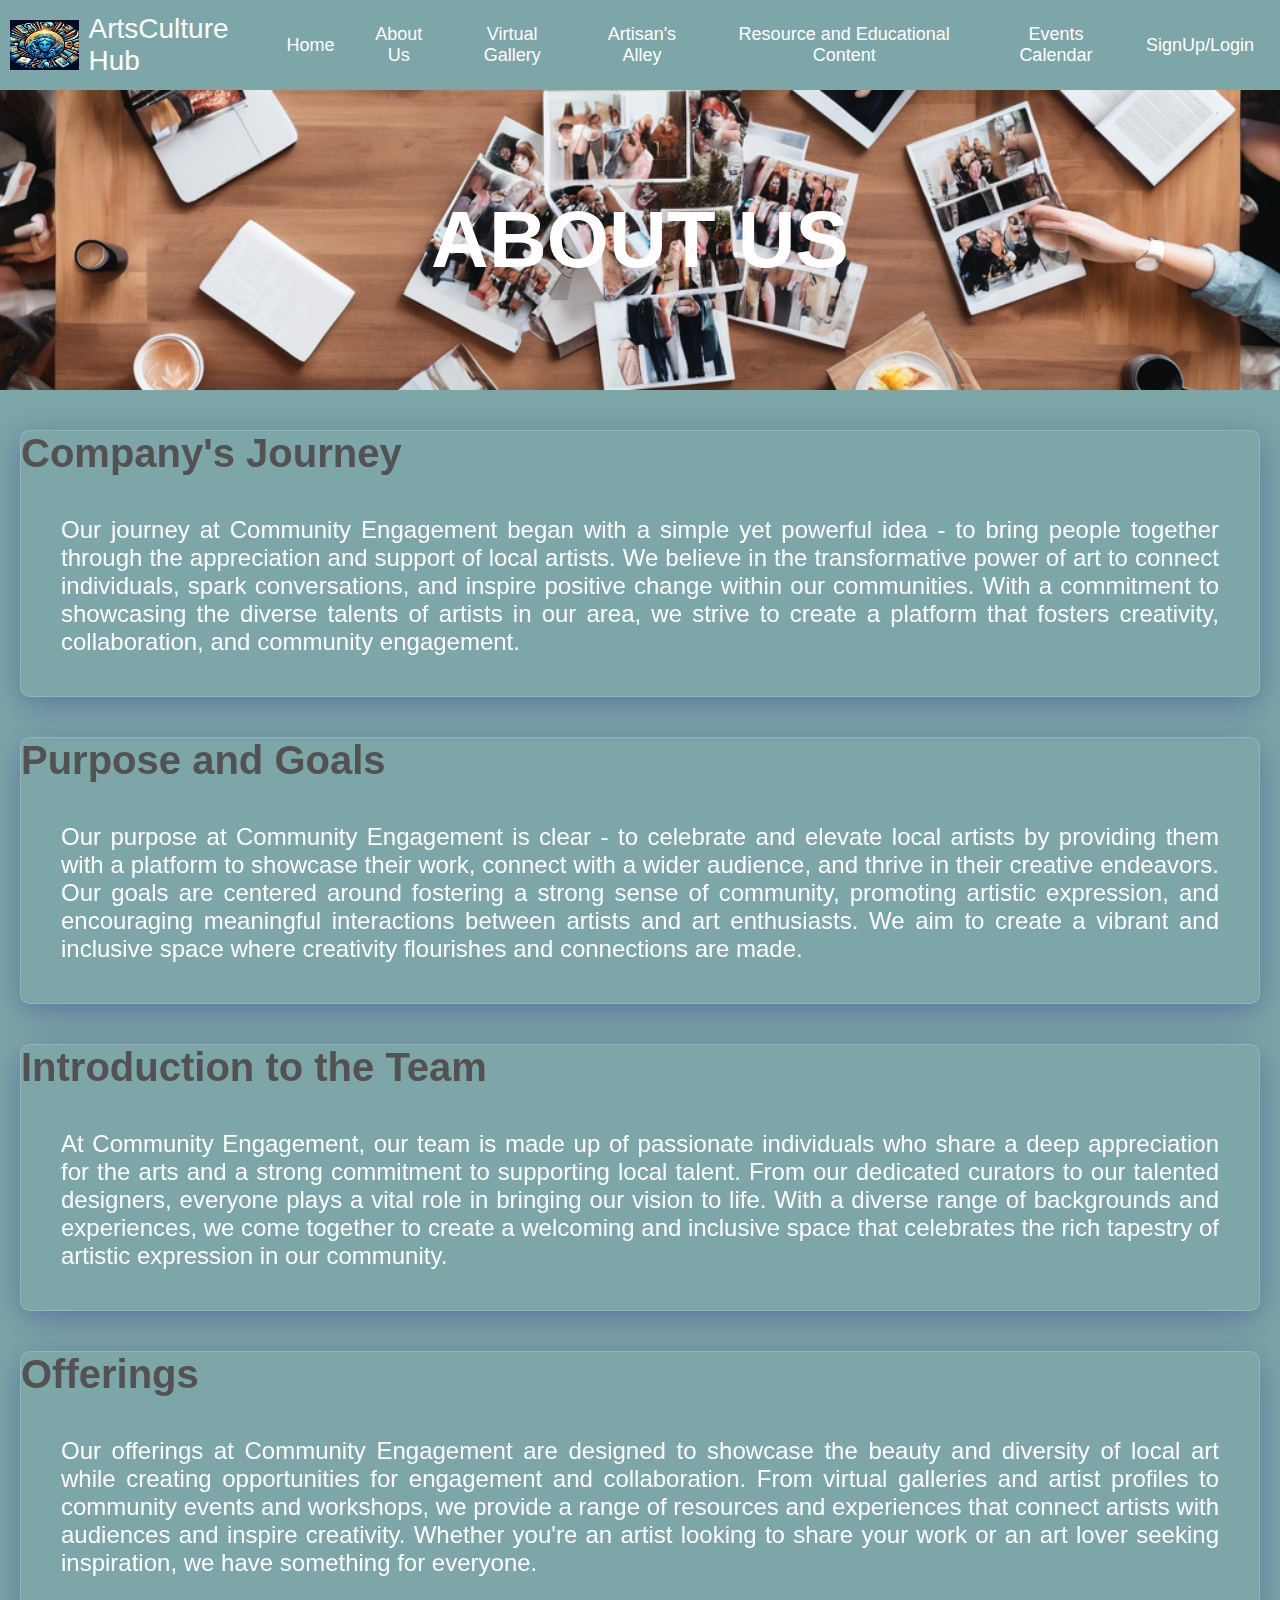
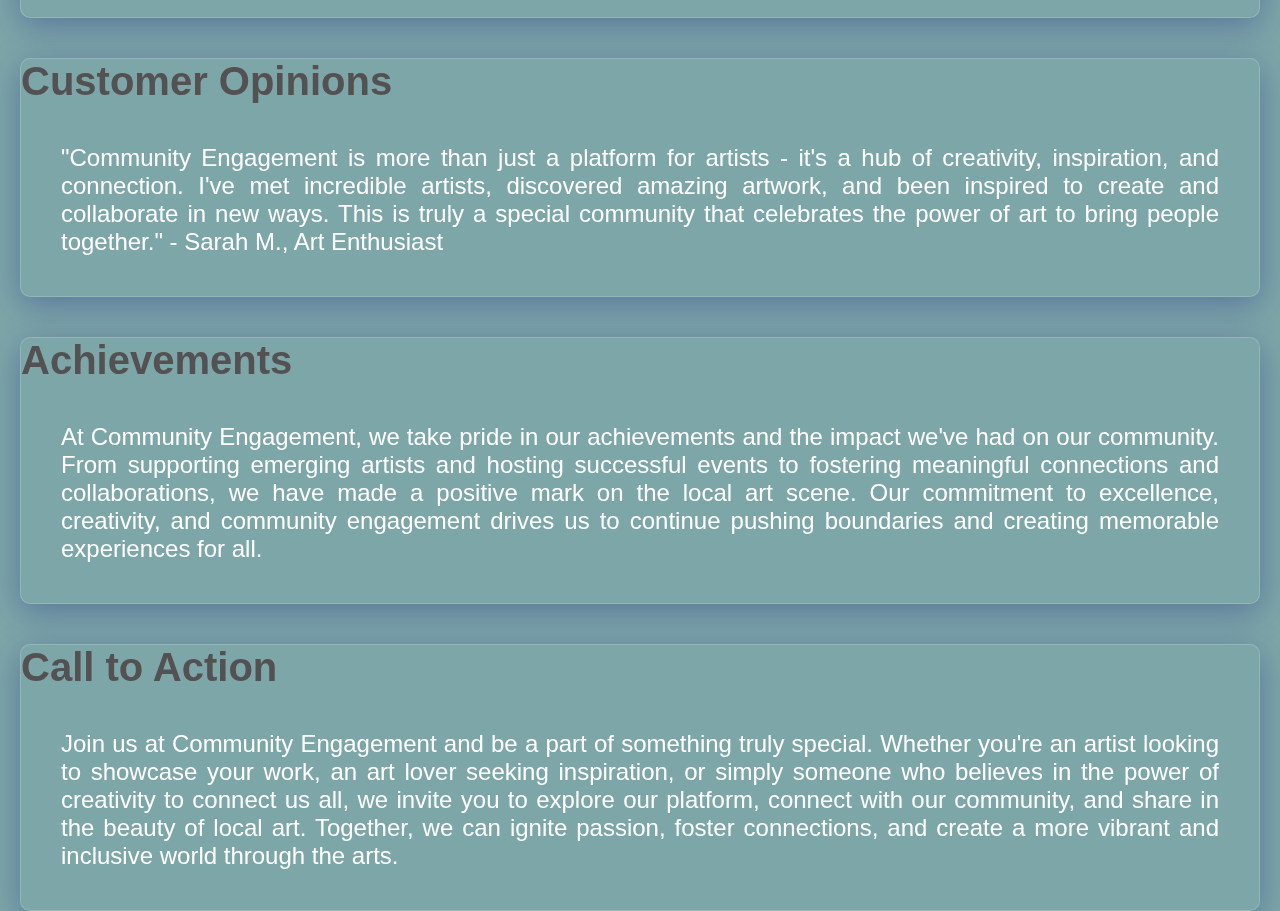
<file: AboutUs.html>
<!DOCTYPE html>
<html lang="en">
<head>
    <meta charset="UTF-8">
    <meta name="viewport" content="width=device-width, initial-scale=1.0">
    <title>ArtSpace - About Us</title>
    <link rel="stylesheet" href="AboutUs.css">
</head>
<body>
    <div class="navbar">
        <div class="left">
          <img src="logo.jpeg" alt="homepagelogo" width="75px" height="50px">
          <span style="font-size: 28px;color: white;">ArtsCulture Hub</span>
        </div>
        <div class="right">
          <a href="index.html">Home</a>
          <a href="AboutUs.html">About Us</a>
          <a href="virtualGallery.html">Virtual Gallery</a>
          <a href="communityform.html">Artisan's Alley</a>
          <a href="youtubevideos.html">Resource and Educational Content</a>
          <a href="eventcalendar.html">Events Calendar</a>
          <div class="dropdown">
            <a href="#" class="dropbtn">SignUp/Login</a>
            <div class="dropdown-content">
              <a href="signup.html">SignUp</a>
              <a href="loginpage.html">Login</a>    
            </div>
          </div>
        </div>
      </div>
      
   
    
    <div class="about-container">
        <section class="about-header" style="background-image: url('aboutus.png');">
           <h1 style="font-size: 80px;"> ABOUT US</h1>
        </section>
        <section class="about-section">
            <h2>Company's Journey</h2>
            <p>Our journey at Community Engagement began with a simple yet powerful idea - to bring people together through the appreciation and support of local artists. We believe in the transformative power of art to connect individuals, spark conversations, and inspire positive change within our communities. With a commitment to showcasing the diverse talents of artists in our area, we strive to create a platform that fosters creativity, collaboration, and community engagement.</p>
        </section>
        <section class="about-section">
            <h2>Purpose and Goals</h2>
            <p>Our purpose at Community Engagement is clear - to celebrate and elevate local artists by providing them with a platform to showcase their work, connect with a wider audience, and thrive in their creative endeavors. Our goals are centered around fostering a strong sense of community, promoting artistic expression, and encouraging meaningful interactions between artists and art enthusiasts. We aim to create a vibrant and inclusive space where creativity flourishes and connections are made.</p>
        </section>
        <section class="about-section">
            <h2>Introduction to the Team</h2>
            <p>At Community Engagement, our team is made up of passionate individuals who share a deep appreciation for the arts and a strong commitment to supporting local talent. From our dedicated curators to our talented designers, everyone plays a vital role in bringing our vision to life. With a diverse range of backgrounds and experiences, we come together to create a welcoming and inclusive space that celebrates the rich tapestry of artistic expression in our community.</p>
        </section>
        <section class="about-section">
            <h2>Offerings</h2>
            <p>Our offerings at Community Engagement are designed to showcase the beauty and diversity of local art while creating opportunities for engagement and collaboration. From virtual galleries and artist profiles to community events and workshops, we provide a range of resources and experiences that connect artists with audiences and inspire creativity. Whether you're an artist looking to share your work or an art lover seeking inspiration, we have something for everyone.</p>
        </section>
        <section class="about-section">
            <h2>Customer Opinions</h2>
            <blockquote>
                <p>"Community Engagement is more than just a platform for artists - it's a hub of creativity, inspiration, and connection. I've met incredible artists, discovered amazing artwork, and been inspired to create and collaborate in new ways. This is truly a special community that celebrates the power of art to bring people together." - Sarah M., Art Enthusiast</p>
            </blockquote>
        </section>
        <section class="about-section">
            <h2>Achievements</h2>
            <p>At Community Engagement, we take pride in our achievements and the impact we've had on our community. From supporting emerging artists and hosting successful events to fostering meaningful connections and collaborations, we have made a positive mark on the local art scene. Our commitment to excellence, creativity, and community engagement drives us to continue pushing boundaries and creating memorable experiences for all.</p>
        </section>
        <section class="about-section">
            <h2>Call to Action</h2>
            <p>Join us at Community Engagement and be a part of something truly special. Whether you're an artist looking to showcase your work, an art lover seeking inspiration, or simply someone who believes in the power of creativity to connect us all, we invite you to explore our platform, connect with our community, and share in the beauty of local art. Together, we can ignite passion, foster connections, and create a more vibrant and inclusive world through the arts.</p>
        </section>
    </div>
</body>
</html>
</file>
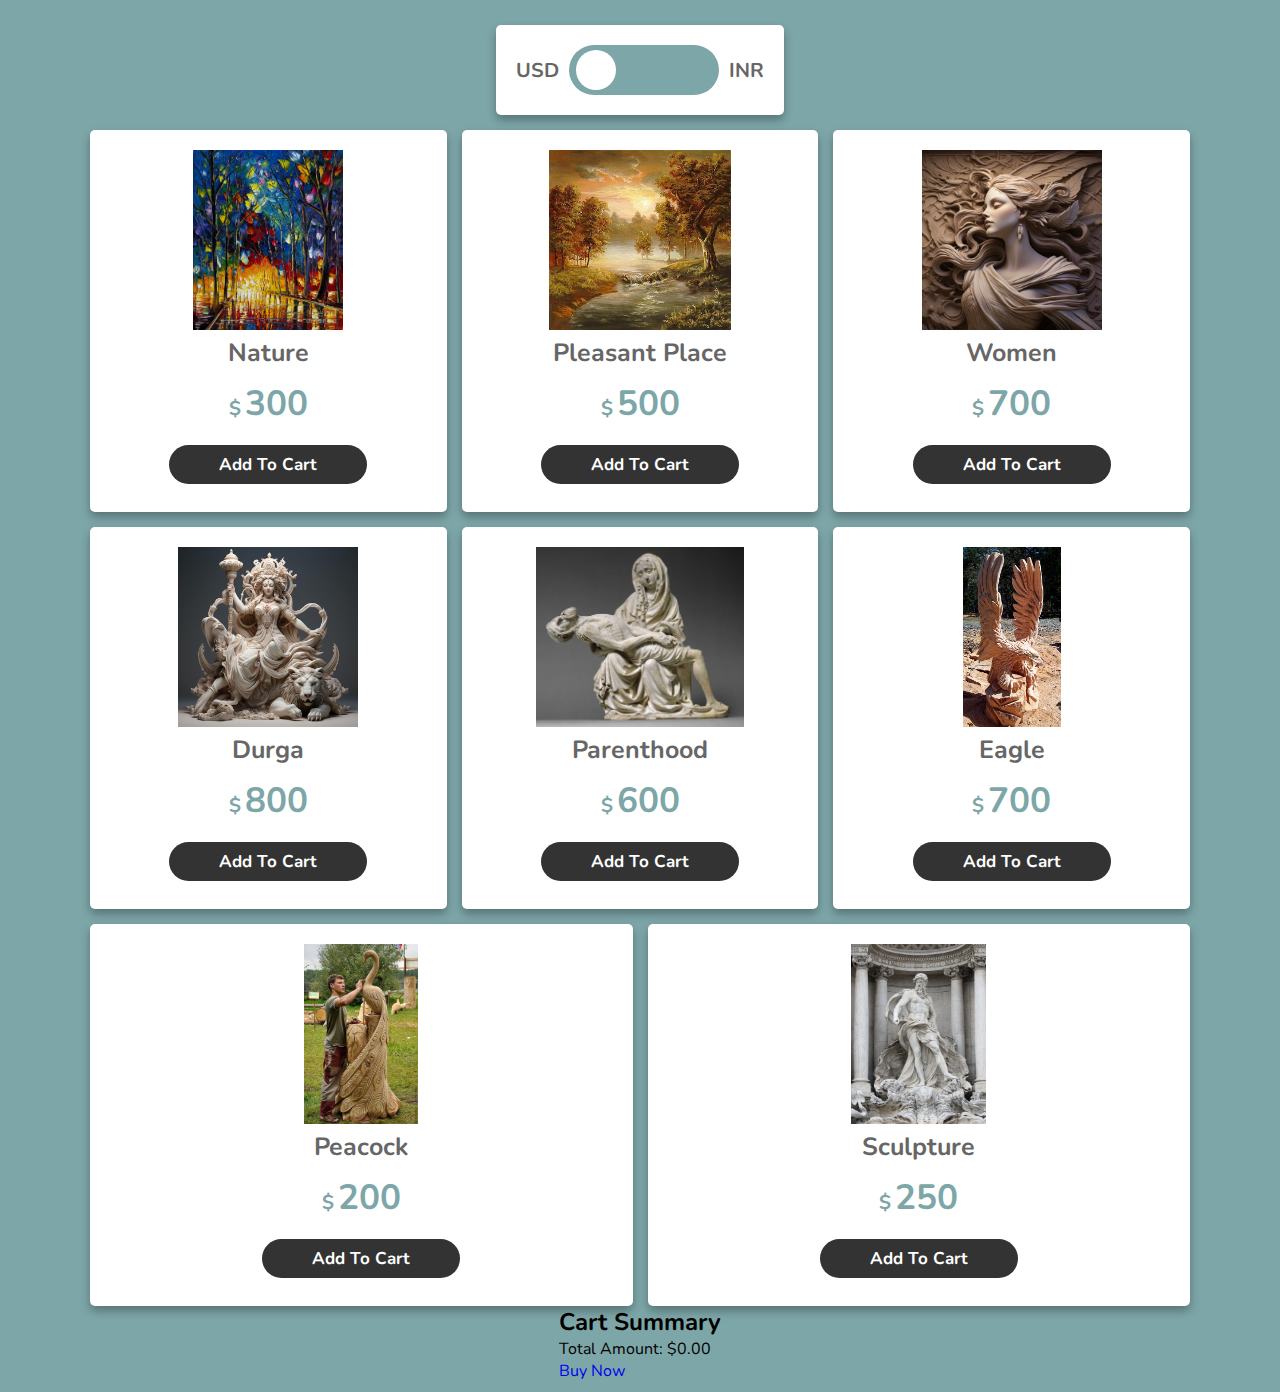
<file: addtocart.html>
<!DOCTYPE html>
<html lang="en">
<head>
    <meta charset="UTF-8">
    <meta name="viewport" content="width=device-width, initial-scale=1.0">
    <title>Add to Cart Example</title>
    
    <!-- Custom CSS file link  -->
    <link rel="stylesheet" href="addtocart.css">

</head>
<body>
    
<div class="container">

    <div class="currency-toggler">
        <span>USD</span>
        <div class="toggler"></div>
        <span>INR</span>
    </div>

    <div class="product-container">

        <div class="product">
            <img src="art 1.jpg" alt="">
            <h3>Nature</h3>
            <div class="amount">
                <span class="dollar">$</span>
                <span class="price">300</span>
            </div>
            <a href="#" class="btn add-to-cart" data-name="Organic Banana" data-price="300">add to cart</a>
        </div>
        <div class="product">
            <img src="art 2.jpeg" alt="">
            <h3>Pleasant Place</h3>
            <div class="amount">
                <span class="dollar">$</span>
                <span class="price">500</span>
            </div>
            <a href="#" class="btn add-to-cart" data-name="Organic Tomato" data-price="500">add to cart</a>
        </div>
        <div class="product">
            <img src="image 3.png" alt="">
            <h3>Women</h3>
            <div class="amount">
                <span class="dollar">$</span>
                <span class="price">700</span>
            </div>
            <a href="#" class="btn add-to-cart" data-name="Organic Tomato" data-price="700">add to cart</a>
        </div>
        <div class="product">
            <img src="image 4.avif" alt="">
            <h3>Durga</h3>
            <div class="amount">
                <span class="dollar">$</span>
                <span class="price">800</span>
            </div>
            <a href="#" class="btn add-to-cart" data-name="Organic Tomato" data-price="800">add to cart</a>
        </div>
        <div class="product">
            <img src="art 5.jpeg" alt="">
            <h3>Parenthood</h3>
            <div class="amount">
                <span class="dollar">$</span>
                <span class="price">600</span>
            </div>
            <a href="#" class="btn add-to-cart" data-name="Organic Tomato" data-price="600">add to cart</a>
        </div>
        <div class="product">
            <img src="image 6.png" alt="">
            <h3>Eagle</h3>
            <div class="amount">
                <span class="dollar">$</span>
                <span class="price">700</span>
            </div>
            <a href="#" class="btn add-to-cart" data-name="Organic Tomato" data-price="700">add to cart</a>
        </div>
        <div class="product">
            <img src="Wooden-Sculptures-1.jpg" alt="">
            <h3>Peacock</h3>
            <div class="amount">
                <span class="dollar">$</span>
                <span class="price">200</span>
            </div>
            <a href="#" class="btn add-to-cart" data-name="Organic Tomato" data-price="200">add to cart</a>
        </div>
        <div class="product">
            <img src="art 6.jpeg" alt="">
            <h3>Sculpture</h3>
            <div class="amount">
                <span class="dollar">$</span>
                <span class="price">250</span>
            </div>
            <a href="#" class="btn add-to-cart" data-name="Organic Tomato" data-price="250">add to cart</a>
        </div>
        

    </div>

    <div class="cart-summary">
        <h2>Cart Summary</h2>
        <div class="cart-items">
            <!-- Cart items will be dynamically added here -->
        </div>
        <div class="total-amount">
            Total Amount: <span id="total-amount">$0.00</span>
        </div>
        <a href="paymentpage.html" class="btn buy-now">Buy Now</a>
    </div>

</div>

<script>
    let toggler = document.querySelector('.toggler');
    let priceElements = document.querySelectorAll('.price');
    let dollarElements = document.querySelectorAll('.dollar');
    let addToCartButtons = document.querySelectorAll('.add-to-cart');
    let usd = 72.72; // 1 dollar = 72.72 INR

    // Initialize total amount and cart items array
    let totalAmount = 0.00;
    let cartItems = [];

    // Toggler for currency conversion
    toggler.onclick = () => {
        toggler.classList.toggle('active');

        if (toggler.classList.contains('active')) {
            dollarElements.forEach((element) => {
                element.innerText = '₹';
            });
            priceElements.forEach((element) => {
                let priceInUSD = parseFloat(element.innerText);
                element.innerText = (priceInUSD * usd).toFixed(2);
            });
            // Update total amount in INR
            totalAmount *= usd;
        } else {
            dollarElements.forEach((element) => {
                element.innerText = '$';
            });
            priceElements.forEach((element) => {
                let priceInINR = parseFloat(element.innerText);
                element.innerText = (priceInINR / usd).toFixed(2);
            });
            // Update total amount in USD
            totalAmount /= usd;
        }

        // Update total amount displayed
        updateTotalAmount();
    };

    // Add to cart functionality
    addToCartButtons.forEach((button) => {
        button.addEventListener('click', function() {
            let itemName = this.getAttribute('data-name');
            let price = parseFloat(this.getAttribute('data-price'));
            totalAmount += price;
            // Add item to cartItems array
            cartItems.push({ name: itemName, price: price });
            // Update cart summary
            updateCartSummary();
        });
    });

    // Function to update cart summary
    function updateCartSummary() {
        let cartItemsContainer = document.querySelector('.cart-items');
        cartItemsContainer.innerHTML = ''; // Clear previous items
        cartItems.forEach((item) => {
            let itemElement = document.createElement('div');
            itemElement.classList.add('cart-item');
            itemElement.innerHTML = `${item.name}: $${item.price.toFixed(2)}`;
            cartItemsContainer.appendChild(itemElement);
        });
        // Update total amount displayed
        updateTotalAmount();
    }

    // Function to update total amount display
    function updateTotalAmount() {
        document.getElementById('total-amount').innerText = '$' + totalAmount.toFixed(2);
    }

    // Buy now button functionality (example: redirects to checkout page)
    let buyNowButton = document.querySelector('.buy-now');
    buyNowButton.addEventListener('click', function() {
        // Example: Redirect to checkout page or handle checkout process
        alert('Redirecting to checkout page...');
        // You can add your own logic here to handle checkout process
    });

</script>

</body>
</html>
</file>
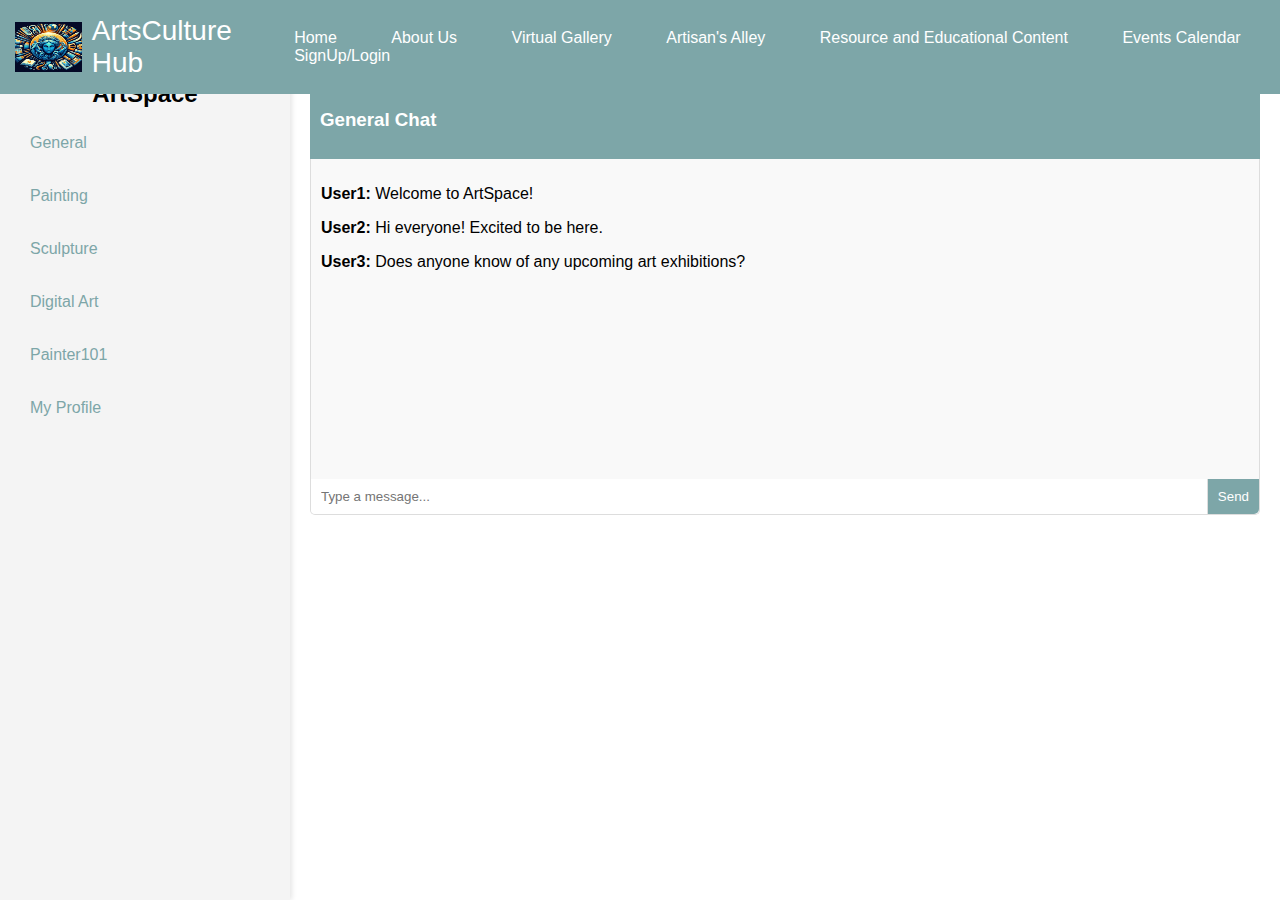
<file: communityform.html>
<!DOCTYPE html>
<html lang="en">
<head>
    <meta charset="UTF-8">
    <meta name="viewport" content="width=device-width, initial-scale=1.0">
    <title>Arts Community</title>
    <link rel="stylesheet" href="communityform.css">
</head>
<body>
    <div class="navbar">
        <div class="left">
          <img src="logo.jpeg" alt="homepagelogo" width="75px" height="50px">
          <span style="font-size: 28px;color: white;">ArtsCulture Hub</span>
        </div>
        <div class="right">
          <a href="#">Home</a>
          <a href="AboutUs.html">About Us</a>
          <a href="virtualGallery.html">Virtual Gallery</a>
          <a href="communityform.html">Artisan's Alley</a>
          <a href="youtubevideos.html">Resource and Educational Content</a>
          <a href="eventcalendar.html">Events Calendar</a>
          <div class="dropdown">
            <a href="#" class="dropbtn">SignUp/Login</a>
            <div class="dropdown-content">
              <a href="signup.html">SignUp</a>
              <a href="loginpage.html">Login</a>    
            </div>
          </div>
        </div>
    </div>
    
    <div class="container">
        <aside class="sidebar">
            <div class="logo">
                <h2>ArtSpace</h2>
            </div>
            <nav class="nav">
                <ul>
                    <li><a href="#general" class="nav-link" data-target="general">General</a></li>
                    <li><a href="#painting" class="nav-link" data-target="painting">Painting</a></li>
                    <li><a href="#sculpture" class="nav-link" data-target="sculpture">Sculpture</a></li>
                    <li><a href="#digital-art" class="nav-link" data-target="digital-art">Digital Art</a></li>
                    <li><a href="#Painter101" class="nav-link" data-target="Painter101">Painter101</a></li>
                    <li><a href="#profile" class="nav-link" data-target="profile">My Profile</a></li>
                </ul>
            </nav>
        </aside>
        <main class="main-content">
            <section class="chat-section active" id="general">
                <header class="chat-header">
                    <h3>General Chat</h3>
                </header>
                <div class="chat-messages">
                    <div class="message">
                        <p><strong>User1:</strong> Welcome to ArtSpace!</p>
                    </div>
                    <div class="message">
                        <p><strong>User2:</strong> Hi everyone! Excited to be here.</p>
                    </div>
                    <div class="message">
                        <p><strong>User3:</strong> Does anyone know of any upcoming art exhibitions?</p>
                    </div>
                </div>
                <div class="chat-input">
                    <input type="text" placeholder="Type a message...">
                    <button>Send</button>
                </div>
            </section>
            <section class="chat-section" id="painting">
                <header class="chat-header">
                    <h3>Painting Discussion</h3>
                </header>
                <div class="chat-messages">
                    <div class="message">
                        <p><strong>Artist123:</strong> Check out my latest watercolor piece!</p>
                        <img src="sample-art.jpg" alt="Sample Art" class="chat-image">
                    </div>
                    <div class="message">
                        <p><strong>Painter202:</strong> That's beautiful! I love the color blending.</p>
                    </div>
                </div>
                <div class="chat-input">
                    <input type="text" placeholder="Type a message...">
                    <button>Send</button>
                </div>
            </section>
            <section class="chat-section" id="sculpture">
                <header class="chat-header">
                    <h3>Sculpture Showcase</h3>
                </header>
                <div class="chat-messages">
                    <div class="message">
                        <p><strong>Sculptor1:</strong> Just finished this clay sculpture. Thoughts?</p>
                        <img src="sculpture-art.jpeg" alt="Sample Sculpture" width="300" class="chat-image">
                    </div>
                    <div class="message">
                        <p><strong>ArtFan:</strong> Impressive work! How long did it take?</p>
                    </div>
                </div>
                <div class="chat-input">
                    <input type="text" placeholder="Type a message...">
                    <button>Send</button>
                </div>
            </section>
            <section class="chat-section" id="digital-art">
                <header class="chat-header">
                    <h3>Digital Art Corner</h3>
                </header>
                <div class="chat-messages">
                    <div class="message">
                        <p><strong>DigitalArtist:</strong> Here's a digital portrait I made.</p>
                        <img src="digital-art.jpg"  alt="Sample Digital Art" width="300"  class="chat-image">
                    </div>
                    <div class="message">
                        <p><strong>GraphicGuru:</strong> The details are amazing! What software did you use?</p>
                    </div>
                </div>
                <div class="chat-input">
                    <input type="text" placeholder="Type a message...">
                    <button>Send</button>
                </div>
            </section>
            <section class="chat-section " id="Painter101">
                <header class="chat-header">
                    <h3>Personal Chat</h3>
                </header>
                <div class="chat-messages">
                    <div class="message">
                        <p><strong>Me:</strong>Hello sir</p>
                    </div>
                    <div class="message">
                        <p><strong>Painter101:</strong> Hi</p>
                    </div>
                    <div class="message">
                        <p><strong>Me:</strong>Sir, I want to start my career in digital arts. Can you suggest a path for me? </p>
                    </div>
                    <div class="message">
                        <p><strong>Painter101:</strong></p>
                    
                    <strong style="color: black;">Learn the Basics:</strong>
<br>
1.Education: Consider enrolling in a degree program or online courses focused on digital arts, graphic design, or a related field. Websites like Coursera, Udemy, and LinkedIn Learning offer courses on various aspects of digital art.<br>
2.Software Proficiency: Gain proficiency in key software tools such as Adobe Photoshop, Illustrator, After Effects, and other industry-standard programs.<br>
<strong style="color: black;">Build Your Skills:</strong><br>
1.Practice Regularly: Consistent practice is crucial. Work on personal projects, participate in art challenges, and experiment with different styles and techniques.<br>
2.Study Art Fundamentals: Understanding color theory, composition, anatomy, and perspective will significantly enhance your digital art skills.
<br><strong style="color: black;">Create a Portfolio:</strong>
   1.Showcase Your Work: Develop a strong portfolio that highlights your best work. Include a variety of pieces that demonstrate your skills and versatility.<br>
   2.Online Presence: Create an online portfolio on platforms like Behance, ArtStation, or a personal website. Regularly update it with your latest work.<br>

   <strong style="color: black;">Gain Experience:</strong> <br>
   1.Freelance Projects: Start taking on freelance projects to gain real-world experience. Websites like Upwork, Fiverr, and Freelancer can help you find clients.<br>
   2.Internships: Look for internships with design studios, advertising agencies, or game development companies to build experience and make industry connections.<br>

   <strong style="color: black;">Network and Promote Yourself</strong><br>
   1.Social Media: Use social media platforms like Instagram, Twitter, and LinkedIn to share your work, connect with other artists, and attract potential clients or employers.<br>
   2.Networking Events: Attend industry events, art fairs, and online webinars to meet other professionals and learn about new opportunities.<br>

   <strong style="color: black;">Stay Updated and Keep Learning:</strong><br>
   1.Industry Trends: Stay current with the latest trends and technologies in digital art. Follow industry blogs, join online communities, and participate in workshops.<br>
   2.Continuous Improvement: Always look for ways to improve your skills. Take advanced courses, learn new software, and challenge yourself with new projects.<br>

  <strong style="color: black;">Seek Feedback and Iterate</strong><br>
  1.Feedback: Seek feedback from peers, mentors, and online communities. Constructive criticism can help you identify areas for improvement.<br>
  2.Iteration: Don't be afraid to revisit and improve your previous work. Iteration is a key part of the creative process.<br>

  <strong style="color: black;">Stay Persistent and Patient</strong><br>
  Building a successful career in digital arts takes time and dedication. Stay persistent, be patient with your progress, and keep pushing yourself to improve.<br>

  <strong style="color: black;">Legal and Business Knowledge</strong><br>
  1.Contracts: Learn the basics of contracts, copyrights, and licensing to protect your work and your rights as an artist.<br>
  2.Business Skills: Understand the fundamentals of running a business if you plan to freelance or start your own studio. This includes pricing your work, managing finances, and marketing yourself.
                    </div>
                </div>
                <div class="chat-input">
                    <input type="text" placeholder="Type a message...">
                    <button>Send</button>
                </div>
            </section>
            <section class="profile-section" id="profile">
                <header class="profile-header">
                    <h3>My Profile</h3>
                </header>
                <div class="profile-content">
                    <p><strong>Name:</strong> John Doe</p>
                    <p><strong>Email:</strong> johndoe@example.com</p>
                    <p><strong>Bio:</strong> Aspiring artist with a love for digital painting.</p>
                </div>
            </section>
        </main>
    </div>

    <script src="communityform.js"></script>
</body>
</html>
</file>
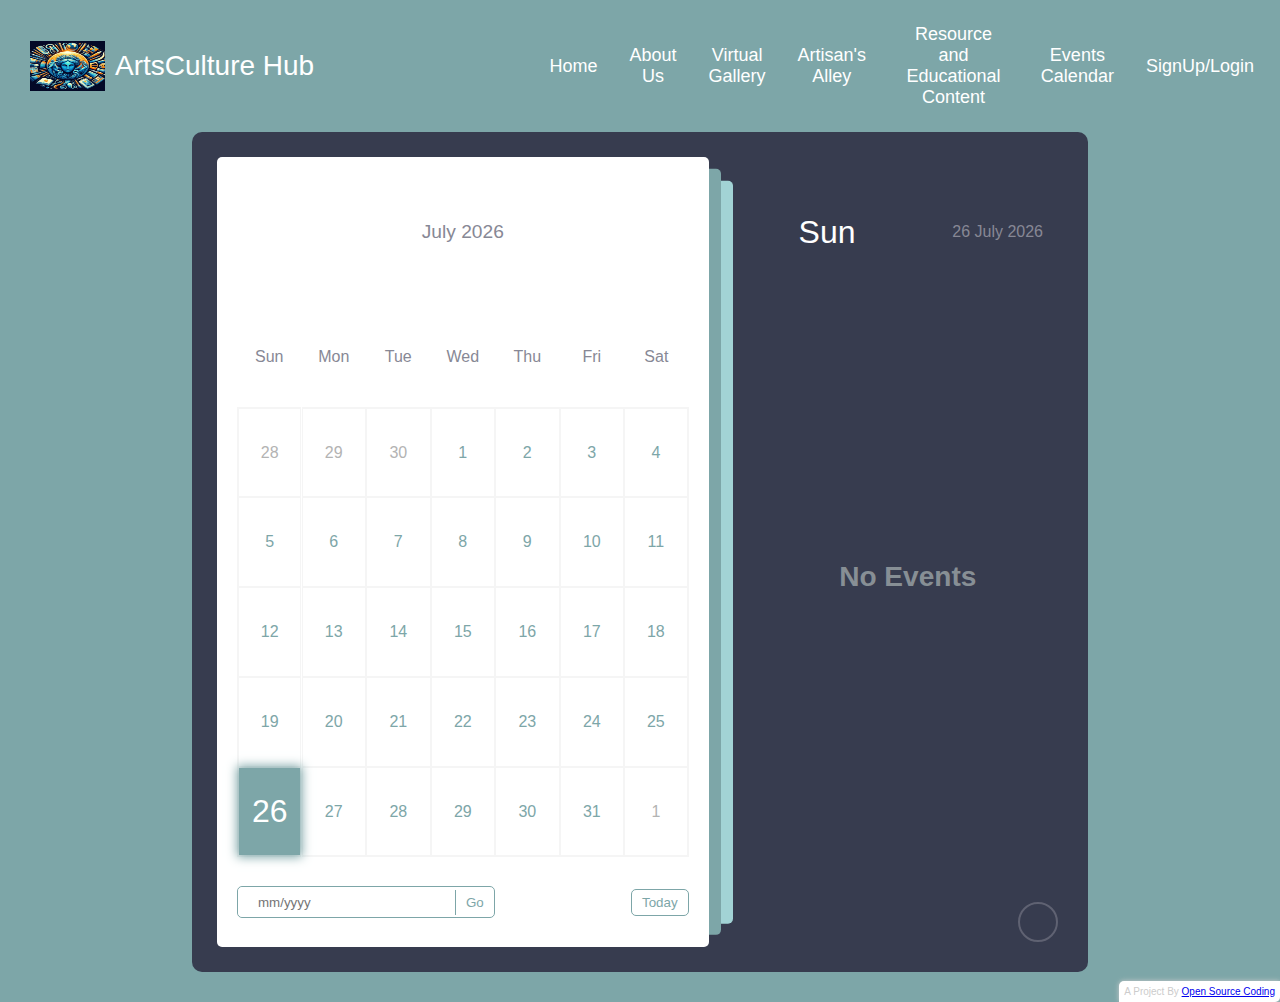
<file: eventcalendar.html>
<!DOCTYPE html>
<html lang="en">
<head>
  <meta charset="UTF-8">
  <meta name="viewport" content="width=device-width, initial-scale=1.0">
  <title>Event Calendar</title>
  <link rel="stylesheet" href="eventcalendar.css">
</head>
<body>
  <div class="event-container">
    <div class="navbar">
      <div class="left">
        <img src="logo.jpeg" alt="homepagelogo" width="75px" height="50px">
        <span style="font-size: 28px;color: white;">ArtsCulture Hub</span>
      </div>
      <div class="right">
        <a href="index.html">Home</a>
        <a href="AboutUs.html">About Us</a>
        <a href="virtualGallery.html">Virtual Gallery</a>
        <a href="communityform.html">Artisan's Alley</a>
        <a href="youtubevideos.html">Resource and Educational Content</a>
        <a href="eventcalendar.html">Events Calendar</a>
        <div class="dropdown">
          <a href="#" class="dropbtn">SignUp/Login</a>
          <div class="dropdown-content">
            <a href="signup.html">SignUp</a>
            <a href="loginpage.html">Login</a>    
          </div>
        </div>
      </div>
    </div>
 
  <div class="container">
    <div class="left">
      <div class="calendar">
        <div class="month">
          <i class="fas fa-angle-left prev"></i>
          <div class="date">december 2015</div>
          <i class="fas fa-angle-right next"></i>
        </div>
        <div class="weekdays">
          <div>Sun</div>
          <div>Mon</div>
          <div>Tue</div>
          <div>Wed</div>
          <div>Thu</div>
          <div>Fri</div>
          <div>Sat</div>
        </div>
        <div class="days"></div>
        <div class="goto-today">
          <div class="goto">
            <input type="text" placeholder="mm/yyyy" class="date-input" />
            <button class="goto-btn">Go</button>
          </div>
          <button class="today-btn">Today</button>
        </div>
      </div>
    </div>
    <div class="right">
      <div class="today-date">
        <div class="event-day">wed</div>
        <div class="event-date">12th december 2022</div>
      </div>
      <div class="events"></div>
      <div class="add-event-wrapper">
        <div class="add-event-header">
          <div class="title">Add Event</div>
          <i class="fas fa-times close"></i>
        </div>
        <div class="add-event-body">
          <div class="add-event-input">
            <input type="text" placeholder="Event Name" class="event-name" />
          </div>
          
          <div class="add-event-input">
            <input
              type="text"
              placeholder="Event Place"
              class="event-place"
            />
          </div>
          <div class="add-event-input">
            <input
              type="text"
              placeholder="Contact Number"
              class="phone-number"
            />
          </div>
        </div>
        <div class="add-event-footer">
          <button class="add-event-btn">Add Event</button>
        </div>
      </div>
    </div>
    <button class="add-event">
      <i class="fas fa-plus" ></i>
    </button>
  </div>
</div>

  <script src="eventcalendar.js"></script>
</body>
</html>
</file>
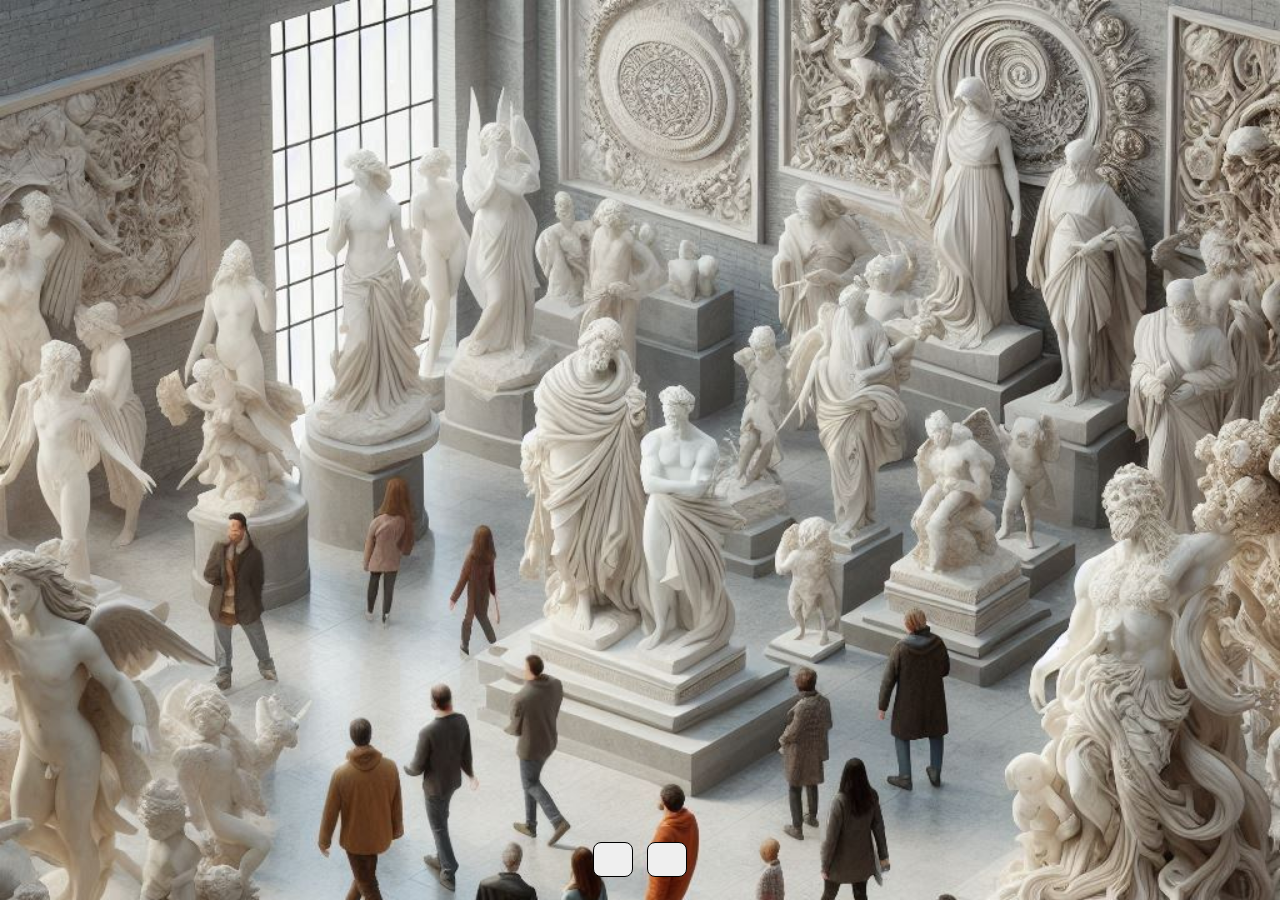
<file: landingpage.html>
<!DOCTYPE html>
<html lang="en">
<head>
    <meta charset="UTF-8">
    <meta name="viewport" content="width=device-width, initial-scale=1.0">
    <title>ArtsCulture</title>
    <link rel="stylesheet" href="landingpage.css">
    <link rel="stylesheet" href="https://cdnjs.cloudflare.com/ajax/libs/font-awesome/6.4.0/css/all.min.css" integrity="sha512-iecdLmaskl7CVkqkXNQ/ZH/XLlvWZOJyj7Yy7tcenmpD1ypASozpmT/E0iPtmFIB46ZmdtAc9eNBvH0H/ZpiBw==" crossorigin="anonymous" referrerpolicy="no-referrer" />
</head>
<body>
    <div class="container">
            <div class="item" style="background-image: url(landingpage1.jpeg);background-position: top;">
                <div class="content">
                    <div class="name" style="color:rgb(14, 14, 15);">WELCOME TO ArtsCulture</div>
                    <div class="des" style="color:rgb(22, 23, 24);" >Explore the vibrant tapestry of local art and culture at ArtsCulture Hub. Join us in fostering creativity and embracing diversity in our community.</div>
                    <button onclick="goToPage2()">See More</button>
                </div>
            </div>
            <div class="item" style="background-image: url(landingpage2.png);">
                <div class="content">
                    <div class="name" >EVENT CALENDAR</div>
                    <div class="des" >Stay updated on the latest cultural happenings with our dynamic events calendar at ArtsCulture Hub. Discover exciting local art exhibitions, performances, workshops, and more, all in one convenient place</div>
                    <button onclick="goToPage2()">See More</button>
                </div>
            </div>
            <div class="item" style="background-image: url(landingpage3.jpeg);">
                <div class="content">
                    <div class="name" style="color:rgb(37, 39, 41);">VIRTUAL GALLERY</div>
                    <div class="des" style="color:rgb(37, 39, 41);">Step into a world of artistic wonders with our virtual gallery experience. Discover, appreciate, and immerse yourself in stunning artworks from the comfort of your own space.</div>
                    <button onclick="goToPage2()">See More</button>
                </div>
            </div>
            <div class="item" style="background-image: url(landingpage4.jpeg);">
                <div class="content">
                    <div class="name" style="color:rgb(37, 39, 41);">ARTISAN'S ALLEY</div>
                    <div class="des" style="color:rgb(37, 39, 41);">Experience a dynamic online community space designed for meaningful interactions and collaboration. Connect with others who share your passions, engage in discussions, and explore new opportunities together.</div>
                    <button onclick="goToPage2()">See More</button>
                </div>
            </div>
            <div class="item" style="background-image: url(landingpage5.png);background-position: center;">
                <div class="content">
                    <div class="name" >VIRTUAL EXHIBITION</div>
                    <div class="des" >Dive into a world of creativity from the comfort of your home with our virtual exhibitions. Experience stunning artwork and cultural displays online, connecting with artists and their stories like never before</div>
                    <button onclick="goToPage2()">See More</button>
                </div>
            </div>
            <div class="item" style="background-image: url(landingpage6.jpeg);background-position: center;background-size: cover;">
                <div class="content">
                    <div class="name">RESOURCES AND EDUCATIONAL CONTENT</div>
                    <div class="des">Unlock new skills and knowledge with our curated YouTube tutorials. Learn at your own pace, anytime, anywhere</div>
                    <button onclick="goToPage2()">See More</button>
                </div>
            </div>
        
        <div class="button">
            <button class="prev"><i class="fa-solid fa-arrow-left"></i></button>
            <button class="next"><i class="fa-solid fa-arrow-right"></i></button>
        </div>
    </div>
    <script>
        function goToPage2() {
            window.location.href = "index.html";
        }
    </script>
    <script src="landingpage.js"></script>
</body>
</html>
</file>
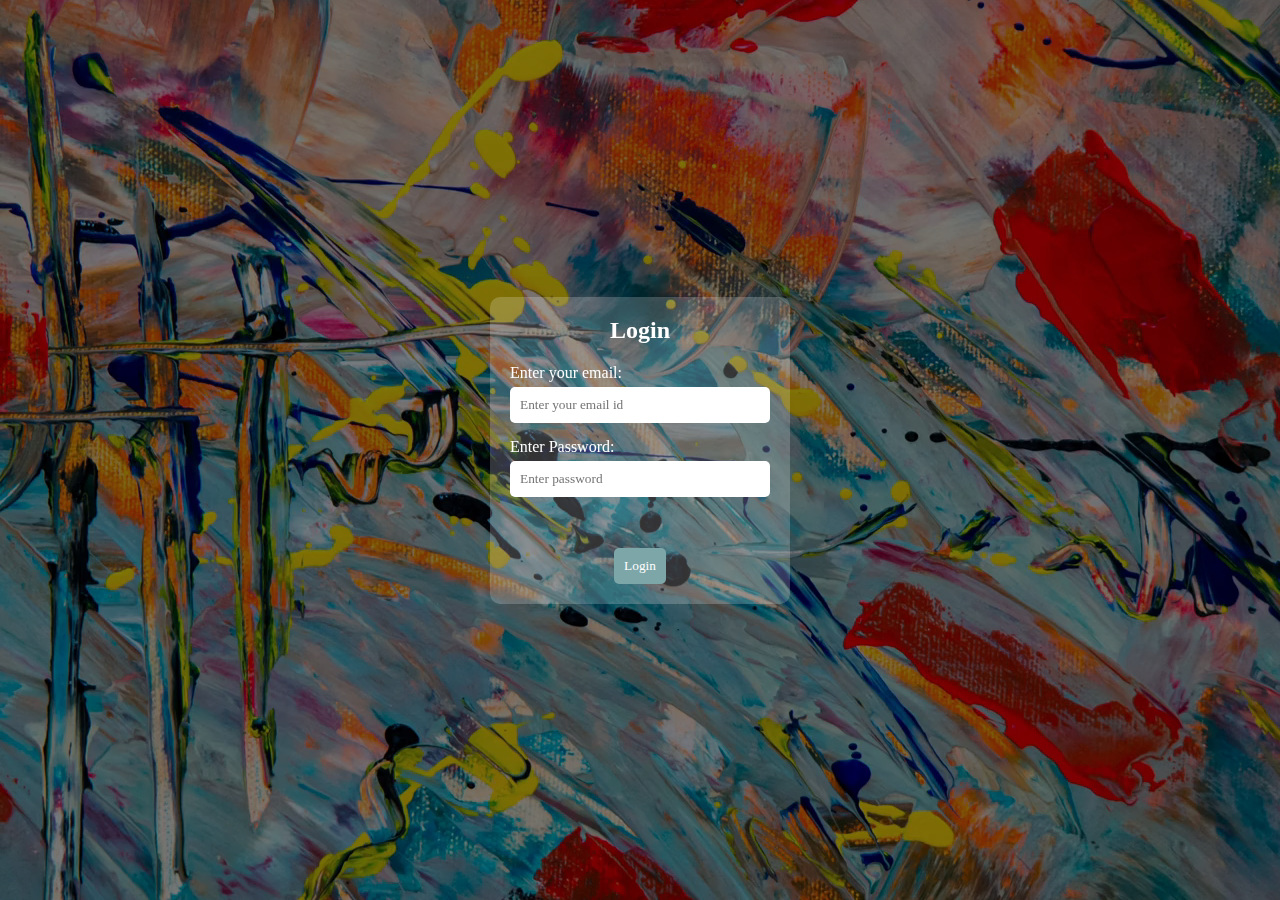
<file: loginpage.html>
<!DOCTYPE html>
<html lang="en">
<head>
    <meta charset="UTF-8">
    <meta name="viewport" content="width=device-width, initial-scale=1.0">
    <link rel="stylesheet" href="login.css">
    <title>Login Page</title>
</head>
<body>
    <div class="video-container">
        <video autoplay muted loop class="video-bg">
            <source src="login.mp4" type="video/mp4">
            Your browser does not support the video tag.
        </video>
        <div class="overlay"></div>
        <div class="container">
            <div class="login-box">
                <h2>Login</h2>
                <form>
                    <label for="email">
                        <p style="text-align: left;">Enter your email:</p>
                        <input type="text" id="email" placeholder="Enter your email id">
                    </label>
                    <label for="password">
                        <p style="text-align: left;">Enter Password:</p>
                        <input type="password" id="password" placeholder="Enter password">
                    </label>
                    <br>
                    <br>
                    <button type="button" onclick="goToPage3()">Login</button>
                </form>
            </div>
        </div>
    </div>
    <script>
        function goToPage3() {
            msg();
            window.location.href = "index.html";
        }
        function goToLoginPage() {
            msg();
            window.location.href = "index.html";
        }
    </script>
    
    <script type="text/javascript">
        function msg(){
            alert("Welcome to ArtsCulture Hub")
        }
      </script>  
</body>
</html>
</file>
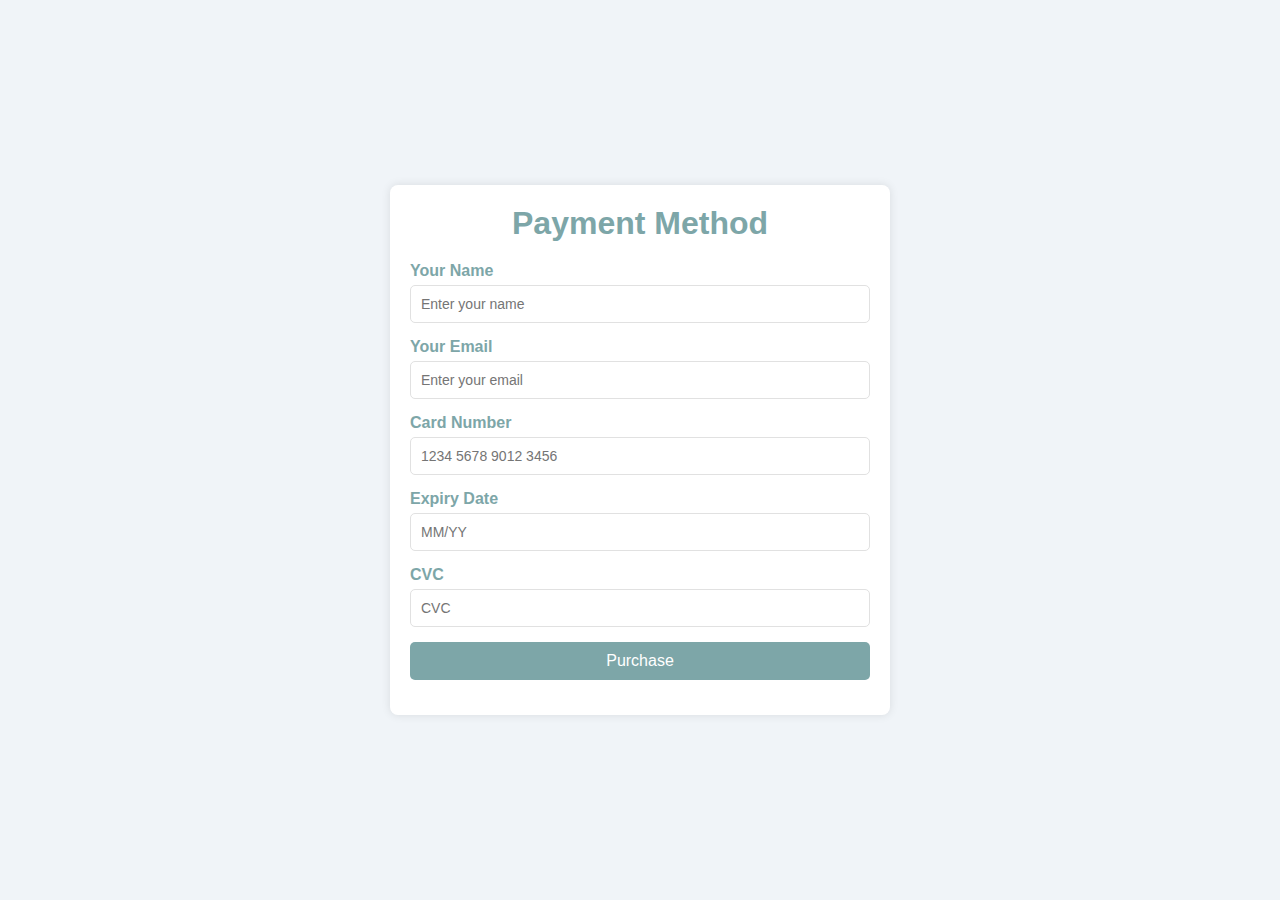
<file: paymentpage.html>
<!DOCTYPE html>
<html lang="en">
<head>
    <meta charset="UTF-8">
    <meta name="viewport" content="width=device-width, initial-scale=1.0">
    <title>Payment Page</title>
    <link rel="stylesheet" href="paymentpage.css">
</head>
<body>
    <div class="payment-container">
        <header class="payment-header">
            <h1>Payment Method </h1>
        </header>
        <main class="payment-main">
            <form class="payment-form" id="submit-to-google-sheet" action="/submit_payment" method="post">
                <div class="form-group">
                    <label for="buyer-name">Your Name</label>
                    <input type="text" id="buyer-name" name="buyer-name" placeholder="Enter your name" required>
                </div>
                <div class="form-group">
                    <label for="buyer-email">Your Email</label>
                    <input type="email" id="buyer-email" name="buyer-email" placeholder="Enter your email" required>
                </div>
                <div class="form-group">
                    <label for="card-number">Card Number</label>
                    <input type="text" id="card-number" name="card-number" placeholder="1234 5678 9012 3456" required>
                </div>
                <div class="form-group">
                    <label for="card-expiry">Expiry Date</label>
                    <input type="text" id="card-expiry" name="card-expiry" placeholder="MM/YY" required>
                </div>
                <div class="form-group">
                    <label for="card-cvc">CVC</label>
                    <input type="text" id="card-cvc" name="card-cvc" placeholder="CVC" required>
                </div>
                <div class="form-group">
                    <button type="submit">Purchase</button>
                </div>
            </form>
        </main>
    </div>
    <script>
        const scriptURL = 'https://script.google.com/macros/s/AKfycbzAUA7mIdzaBvekkzZpgLZqNIgBZAztpYmI9-0uyPquJmQ-lKJxFVdPpo5OxnDei94z/exec'
        const form = document.getElementById('submit-to-google-sheet');
      
        form.addEventListener('submit', e => {
          e.preventDefault();
          fetch(scriptURL, { method: 'POST', body: new FormData(form)})
            .then(response => {console.log('Success!', response)
                alert("Patyment successfully completed");
                form.reset();
            })
            .catch(error => console.error('Error!', error.message));
        });
    </script>
    
</body>
</html>
</file>
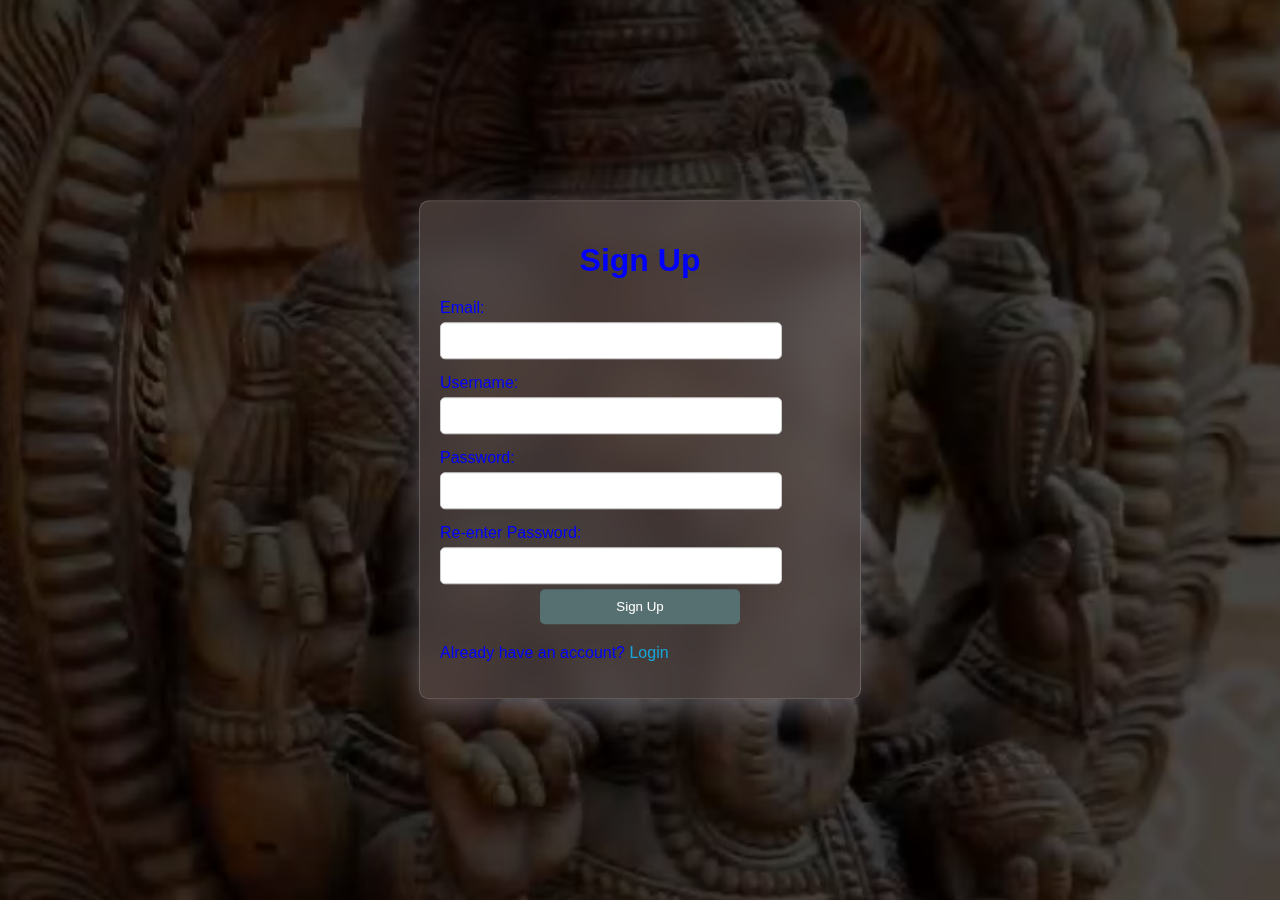
<file: signup.html>
<!DOCTYPE html>
<html lang="en">
<head>
    <meta charset="UTF-8">
    <meta name="viewport" content="width=device-width, initial-scale=1.0">
    <title>Signup Page</title>
    <link rel="stylesheet" href="signup.css">
</head>
<body>
    <div class="video-background">
        <video autoplay muted loop id="background-video">
            <source src="signupvideo.mp4" type="video/mp4">
            Your browser does not support HTML5 video.
        </video>
    </div>
    <div class="signup-container" >
        <h1 style="text-align: center;">Sign Up</h1>
        <form id="submit-to-google-sheet" action="/submit_signup" method="post">
            <label for="email">Email:</label>
            <input type="email" id="email" name="email" required>
            
            <label for="username">Username:</label>
            <input type="text" id="username" name="username" required>
            
            <label for="password">Password:</label>
            <input type="password" id="password" name="password" required>
            
            <label for="repassword">Re-enter Password:</label>
            <input type="password" id="repassword" name="repassword" required>
            
            <button type="submit" onclick="goToPage4()">Sign Up</button>
            <p>Already have an account? <a href="loginpage.html">Login</a></p>
        </form>
    </div>
    <script>
        function goToPage4() {
            msg();
            window.location.href = "index.html";
        }
        function goToSignUpPage() {
            msg();
            window.location.href = "index.html";
        }
        function msg(){
            alert("Your data have saved successfully. Welcome to ArtsCulture Hub");
        }
    </script>
    <script>
        const scriptURL = 'https://script.google.com/macros/s/AKfycbxMl2aInCTCiplSkdJEh5Om_vumh-1eEcGxAEAw_qVbYTW9K2nomoVvfZ8ydsy11WoknQ/exec'
        const form = document.getElementById('submit-to-google-sheet');
      
        form.addEventListener('submit', e => {
          e.preventDefault();
          fetch(scriptURL, { method: 'POST', body: new FormData(form)})
            .then(response => console.log('Success!', response))
            .catch(error => console.error('Error!', error.message));
        });
    </script>
</body>
</html>
</file>
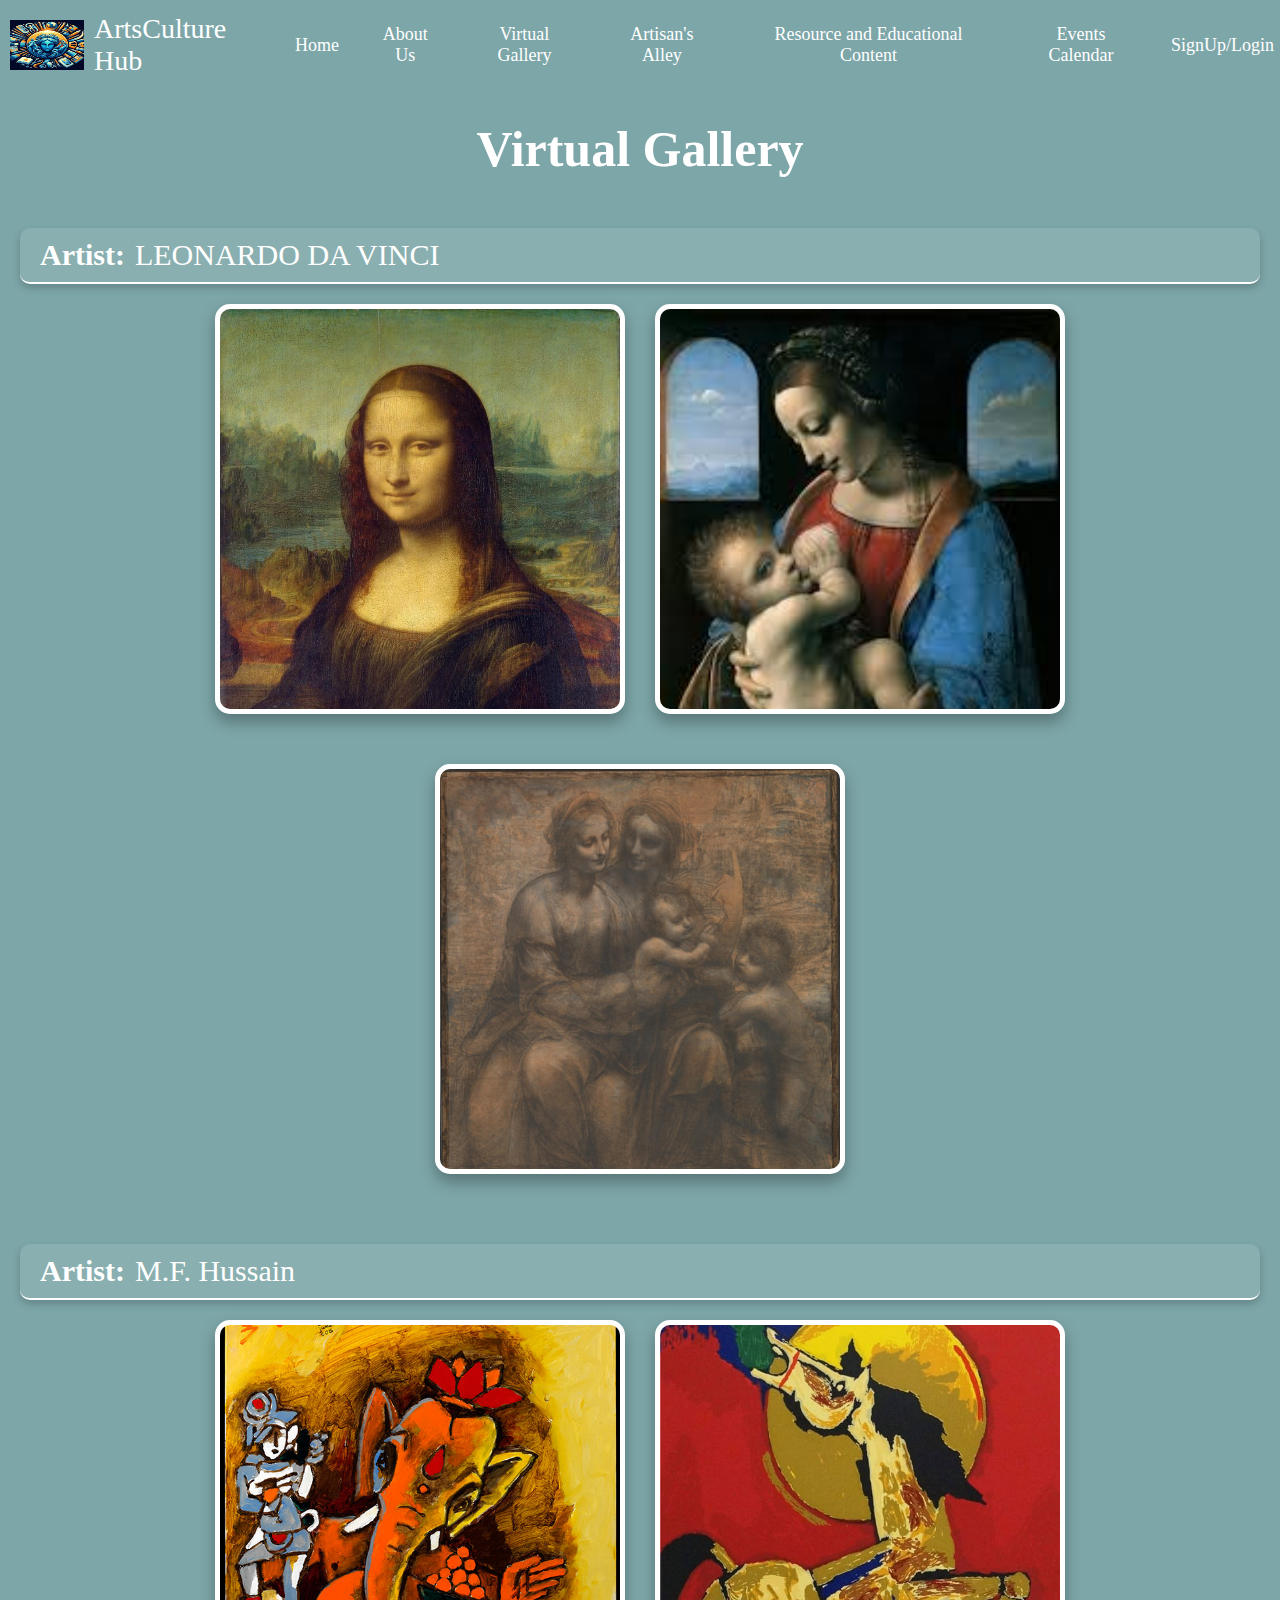
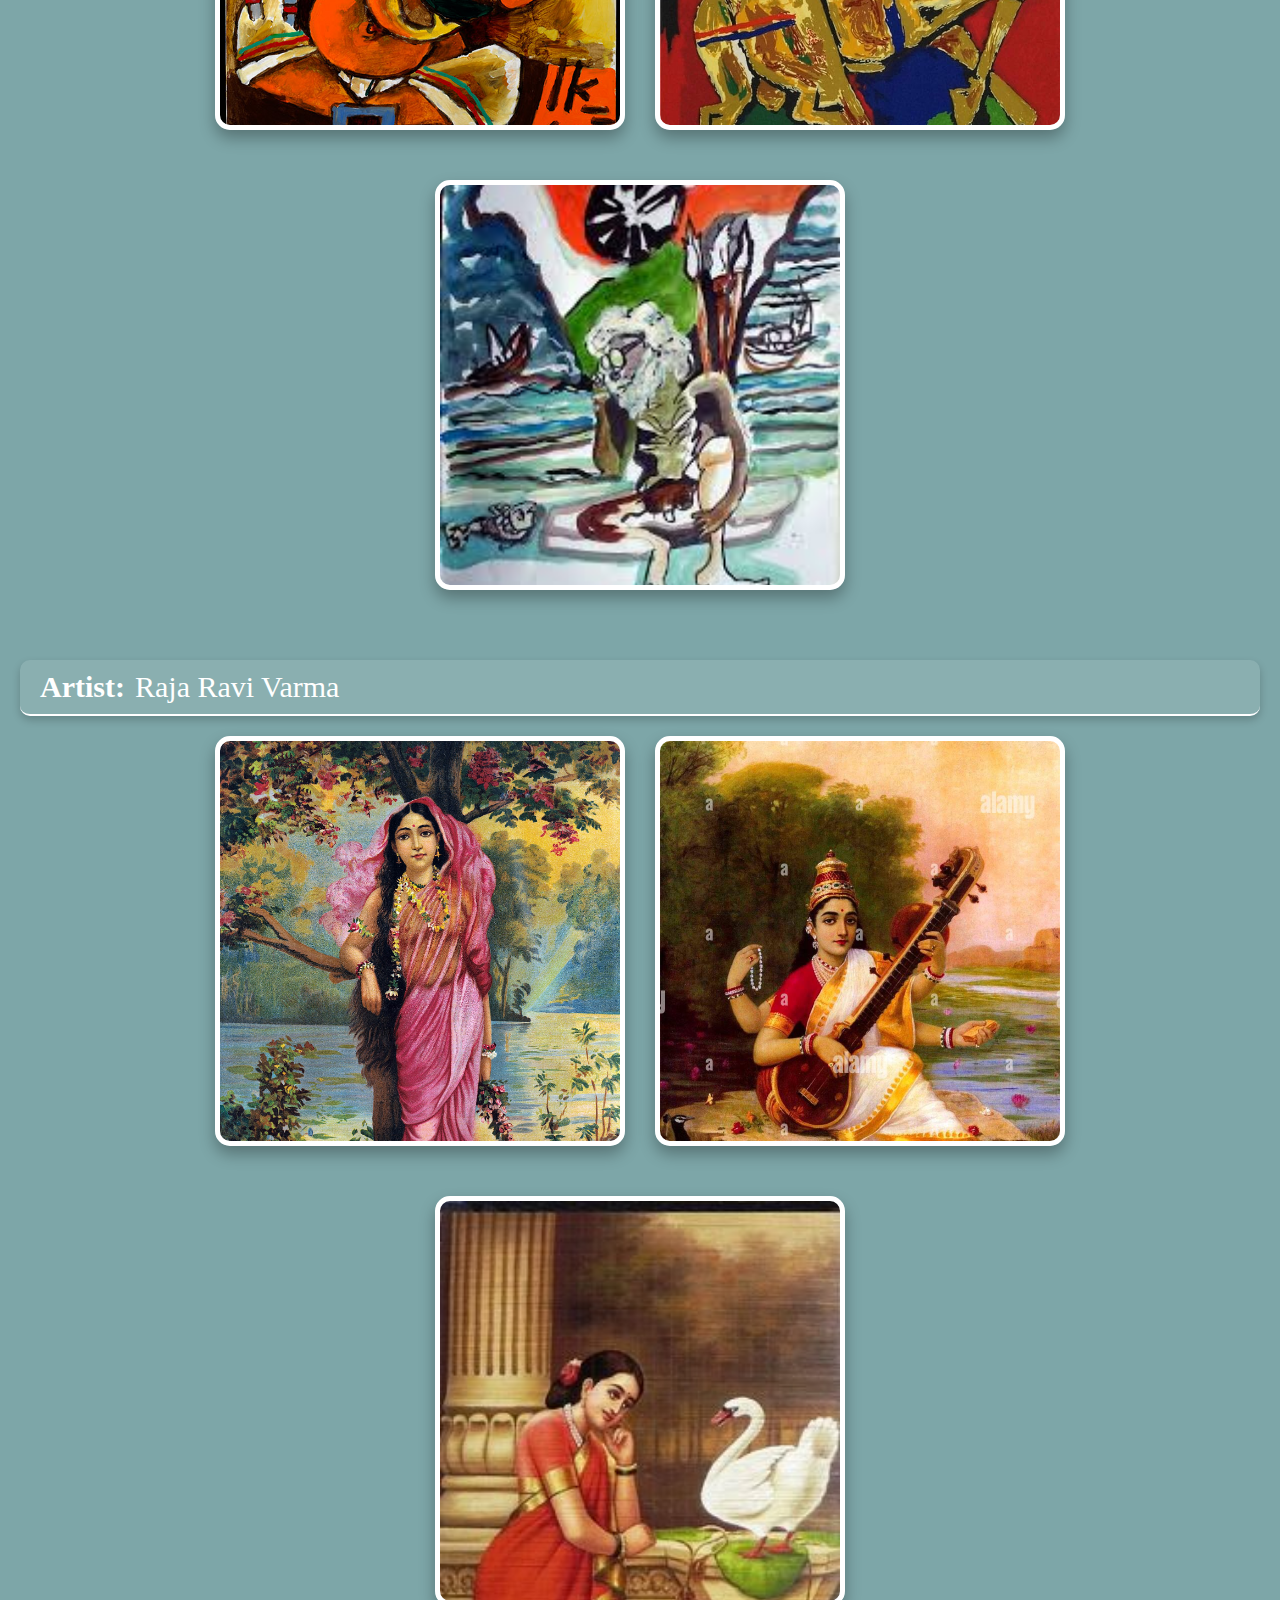
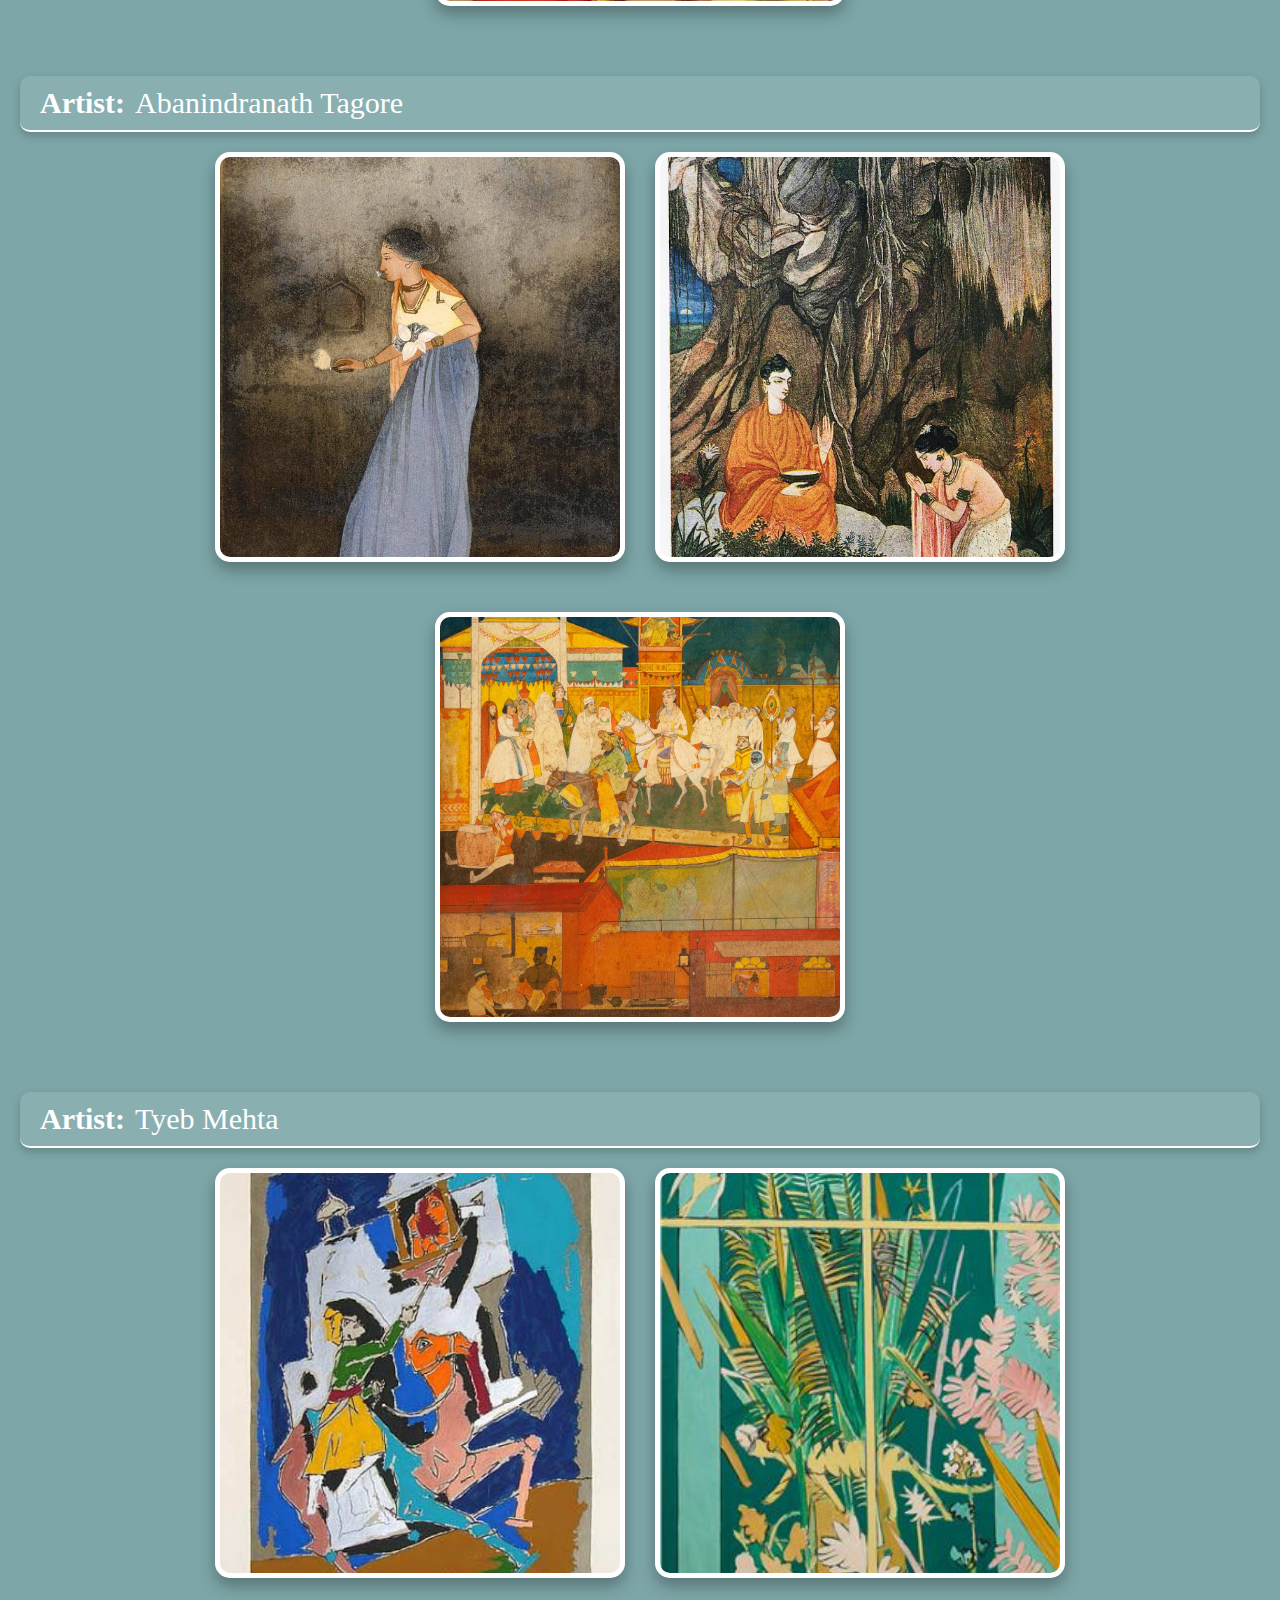
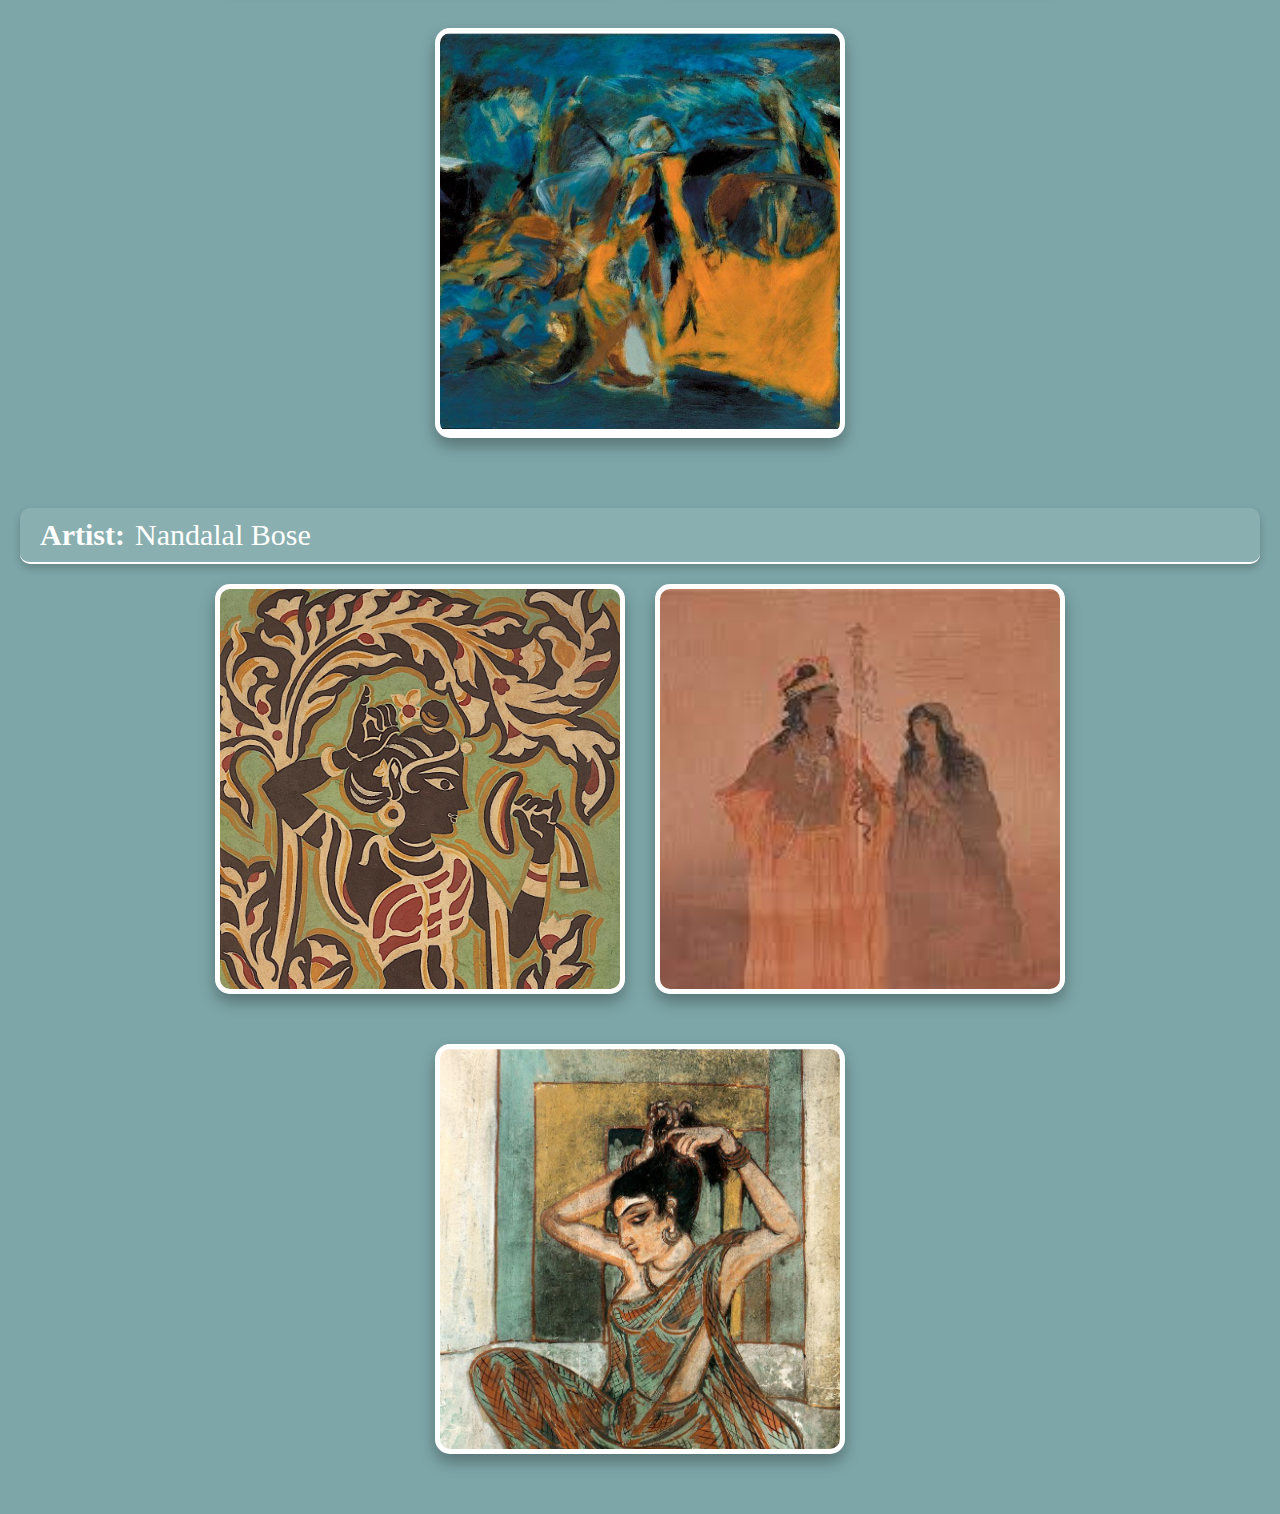
<file: virtualGallery.html>
<!DOCTYPE html>
<html lang="en">
<head>
    <meta charset="UTF-8">
    <meta name="viewport" content="width=device-width, initial-scale=1.0">
    <link rel="stylesheet" href="virtualGallery.css">
    <title>Virtual Gallery</title>
</head>
<body>

    <div class="navbar">
        <div class="left">
          <img src="logo.jpeg" alt="homepagelogo" width="75px" height="50px">
          <span style="font-size: 28px;color: white;">ArtsCulture Hub</span>
        </div>
        <div class="right">
          <a href="index.html">Home</a>
          <a href="AboutUs.html">About Us</a>
          <a href="virtualGallery.html">Virtual Gallery</a>
          <a href="communityform.html">Artisan's Alley</a>
          <a href="youtubevideos.html">Resource and Educational Content</a>
          <a href="eventcalendar.html">Events Calendar</a>
          <div class="dropdown">
            <a href="#" class="dropbtn">SignUp/Login</a>
            <div class="dropdown-content">
              <a href="signup.html">SignUp</a>
              <a href="loginpage.html">Login</a>    
            </div>
          </div>
        </div>
      </div>
      
      <div class="content">
        <h1 >Virtual Gallery</h1>
        <div class="artist-container">
            <span class="artist-label">Artist:</span>
            <span>LEONARDO DA VINCI</span>
        </div>
        <div class="image-container">
            <div class="image-box" style="background-image: url('virtualgalleryimg1.jpg');background-position: top;"></div>
            <div class="image-box" style="background-image: url('virtualgalleryimg2.jpg');background-position: top;"></div>
            <div class="image-box" style="background-image: url('virtualgalleryimg3.jpg');background-position: top;"></div>
        </div>

        <div class="artist-container2">
            <span class="artist-label">Artist:</span>
            <span>M.F. Hussain</span>
        </div>
        <div class="image-container">
            <div class="image-box" style="background-image: url('virtualgalleryimg4.jpg');"></div>
            <div class="image-box" style="background-image: url('virtualgalleryimg5.jpg');"></div>
            <div class="image-box" style="background-image: url('virtualgalleryimg6.jpg');"></div>
        </div>

        <div class="artist-container2">
            <span class="artist-label">Artist:</span>
            <span>Raja Ravi Varma</span>
        </div>
        <div class="image-container">
            <div class="image-box" style="background-image: url('virtualgalleryimg7.jpg');background-position: top;"></div>
            <div class="image-box" style="background-image: url('virtualgalleryimg8.jpg');background-position: top;"></div>
            <div class="image-box" style="background-image: url('virtualgalleryimg9.jpg');background-position: top;"></div>
        </div>

        <div class="artist-container2">
            <span class="artist-label">Artist:</span>
            <span>Abanindranath Tagore</span>
        </div>
        <div class="image-container">
            <div class="image-box" style="background-image: url('virtualgalleryimg10.jpg');"></div>
            <div class="image-box" style="background-image: url('virtualgalleryimg11.jpg');"></div>
            <div class="image-box" style="background-image: url('virtualgalleryimg12.jpg');"></div>
        </div>

        <div class="artist-container2">
            <span class="artist-label">Artist:</span>
            <span>Tyeb Mehta</span>
        </div>
        <div class="image-container">
            <div class="image-box" style="background-image: url('virtualgalleryimg13.jpg');"></div>
            <div class="image-box" style="background-image: url('virtualgalleryimg14.jpg');"></div>
            <div class="image-box" style="background-image: url('virtualgalleryimg15.jpg');"></div>
        </div>

        <div class="artist-container2">
            <span class="artist-label">Artist:</span>
            <span>Nandalal Bose</span>
        </div>
        <div class="image-container">
            <div class="image-box" style="background-image: url('virtualgalleryimg16.jpg');background-position: top;"></div>
            <div class="image-box" style="background-image: url('virtualgalleryimg17.jpg');background-position: top;"></div>
            <div class="image-box" style="background-image: url('virtualgalleryimg18.jpg');background-position: top;"></div>
        </div>
      </div>
</body>
</html>
</file>
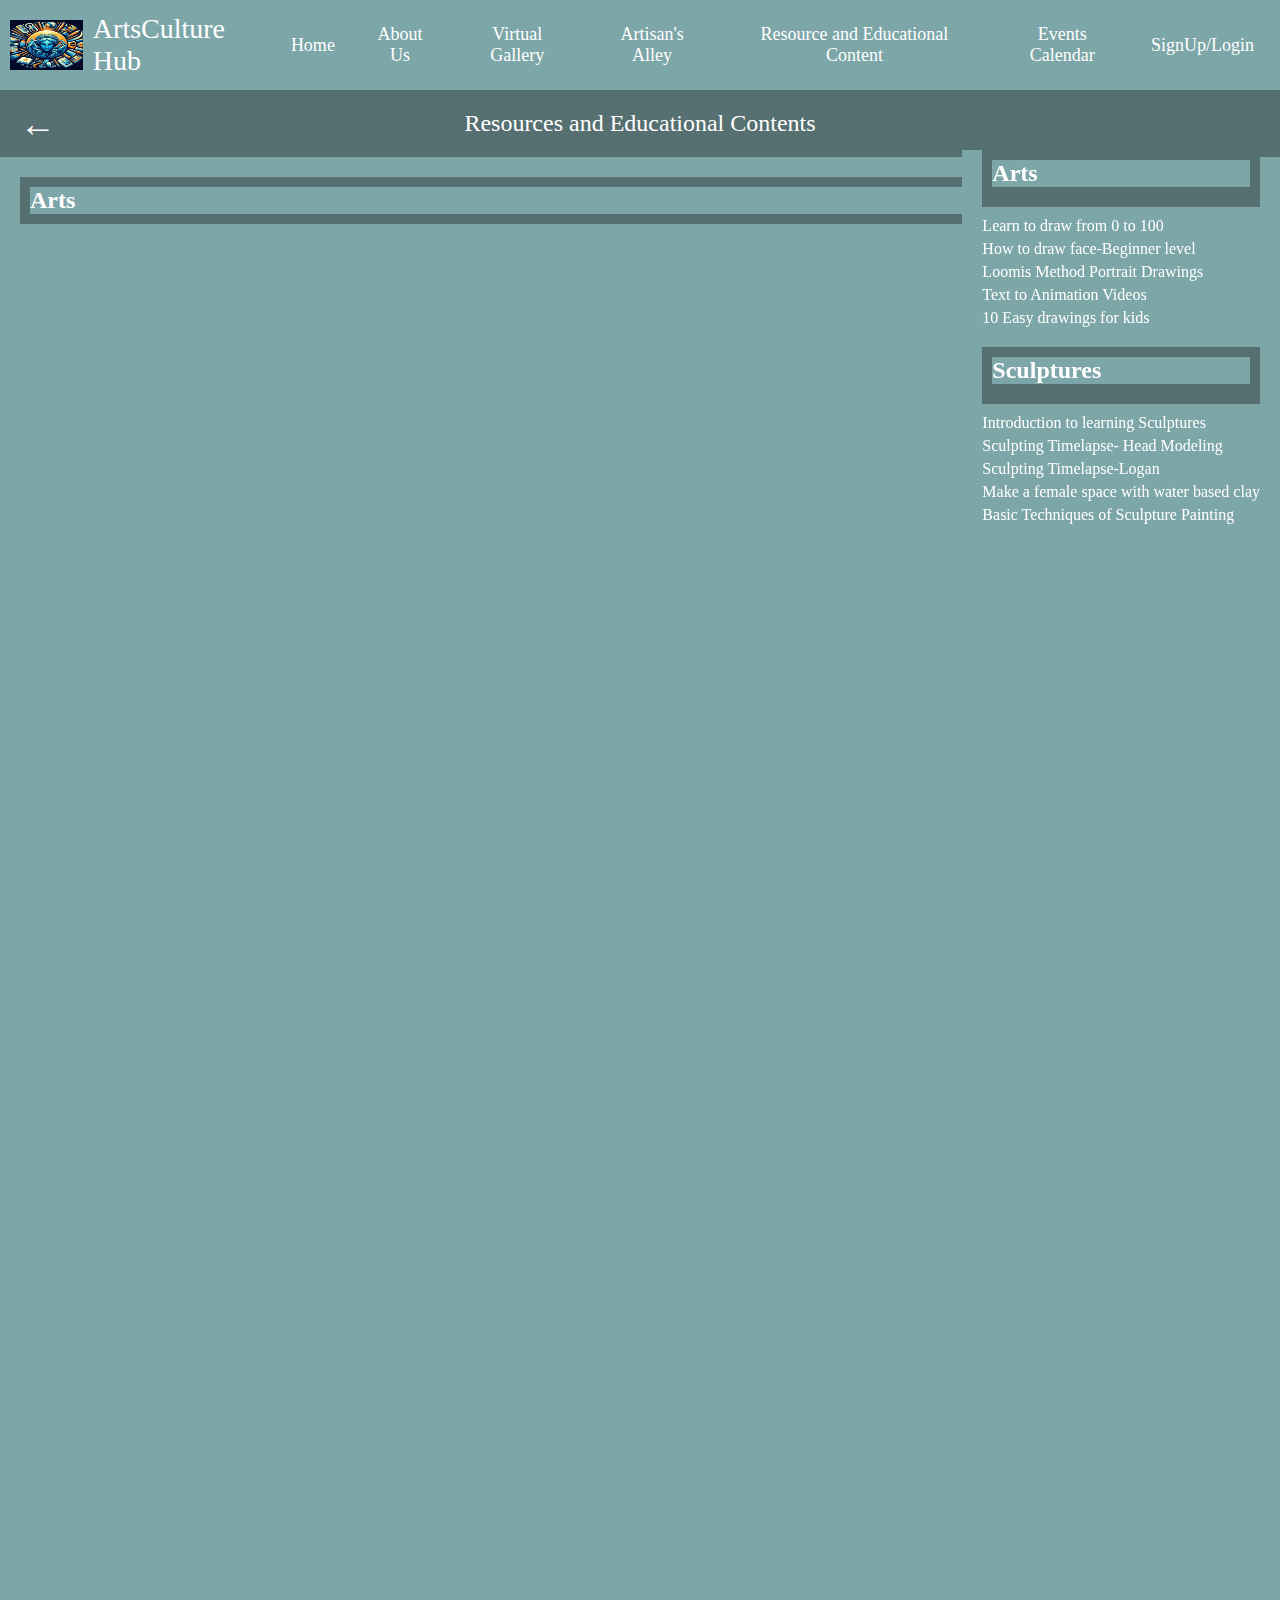
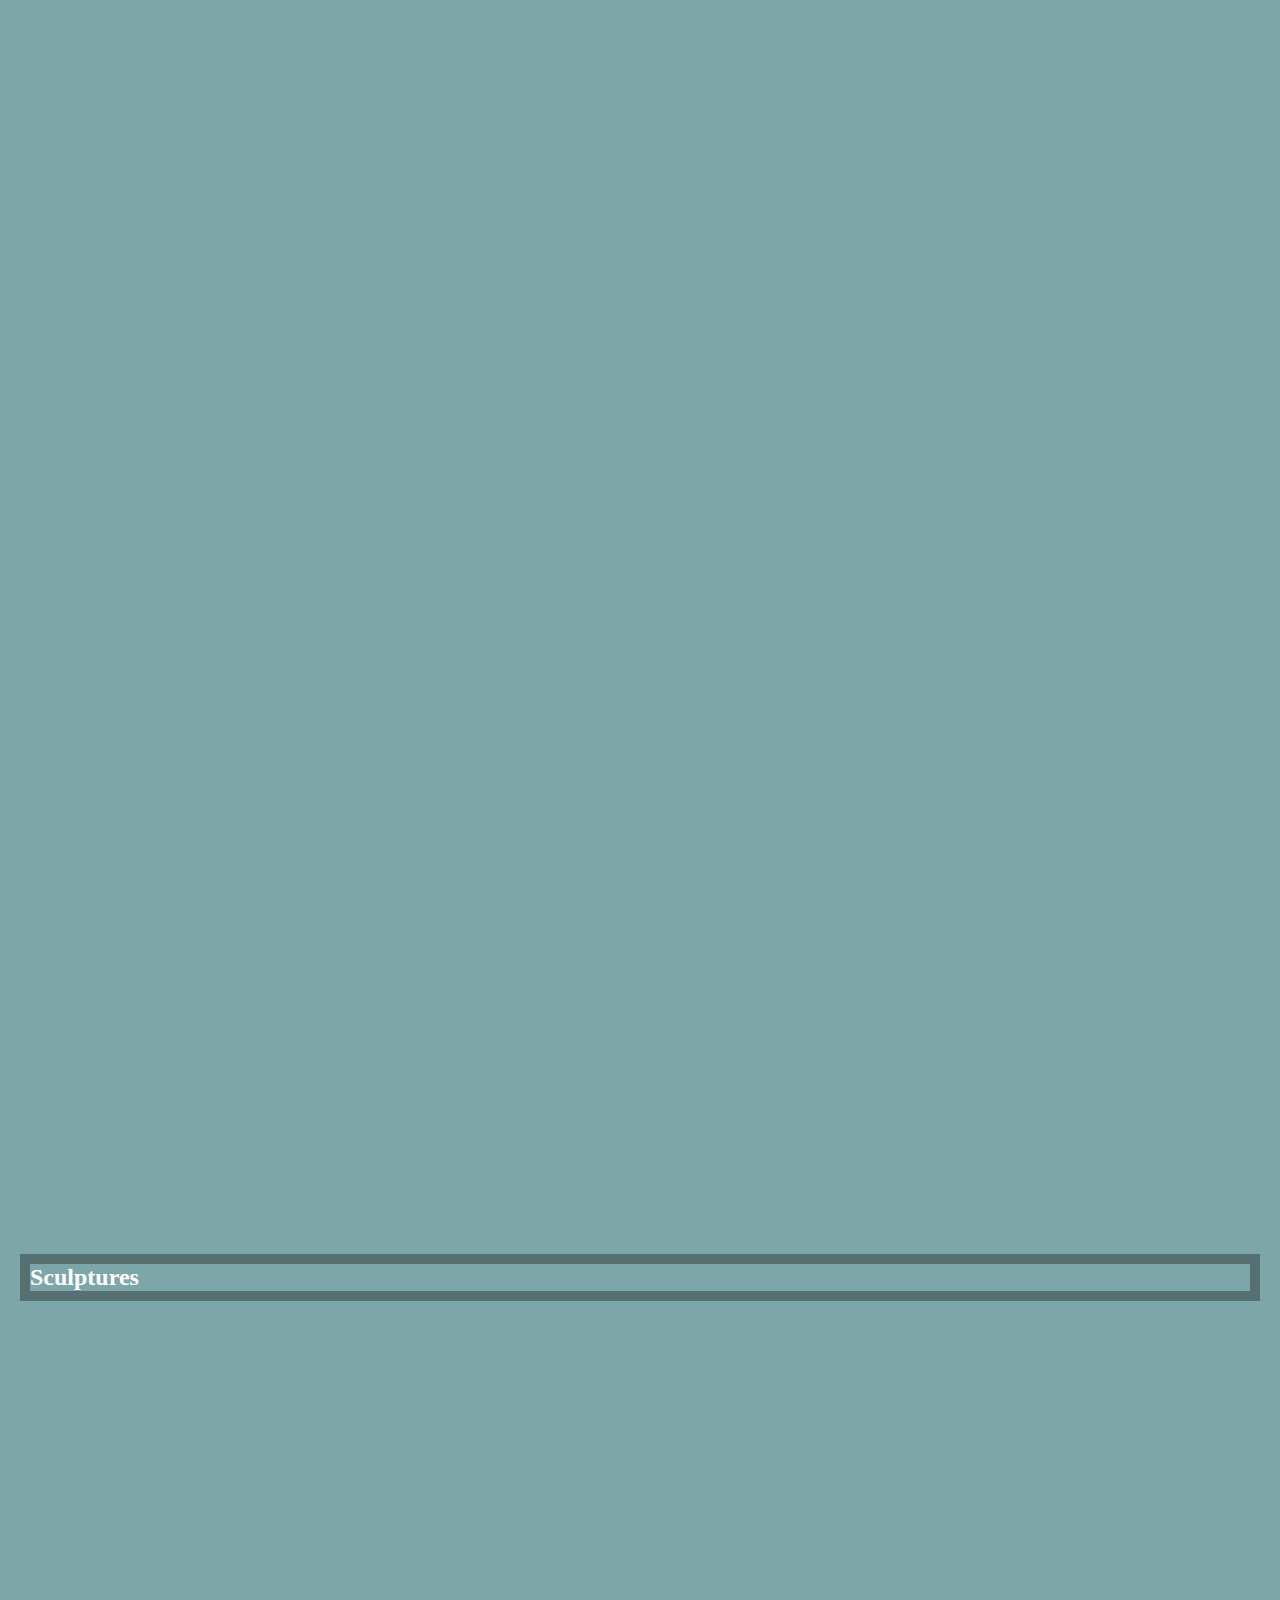
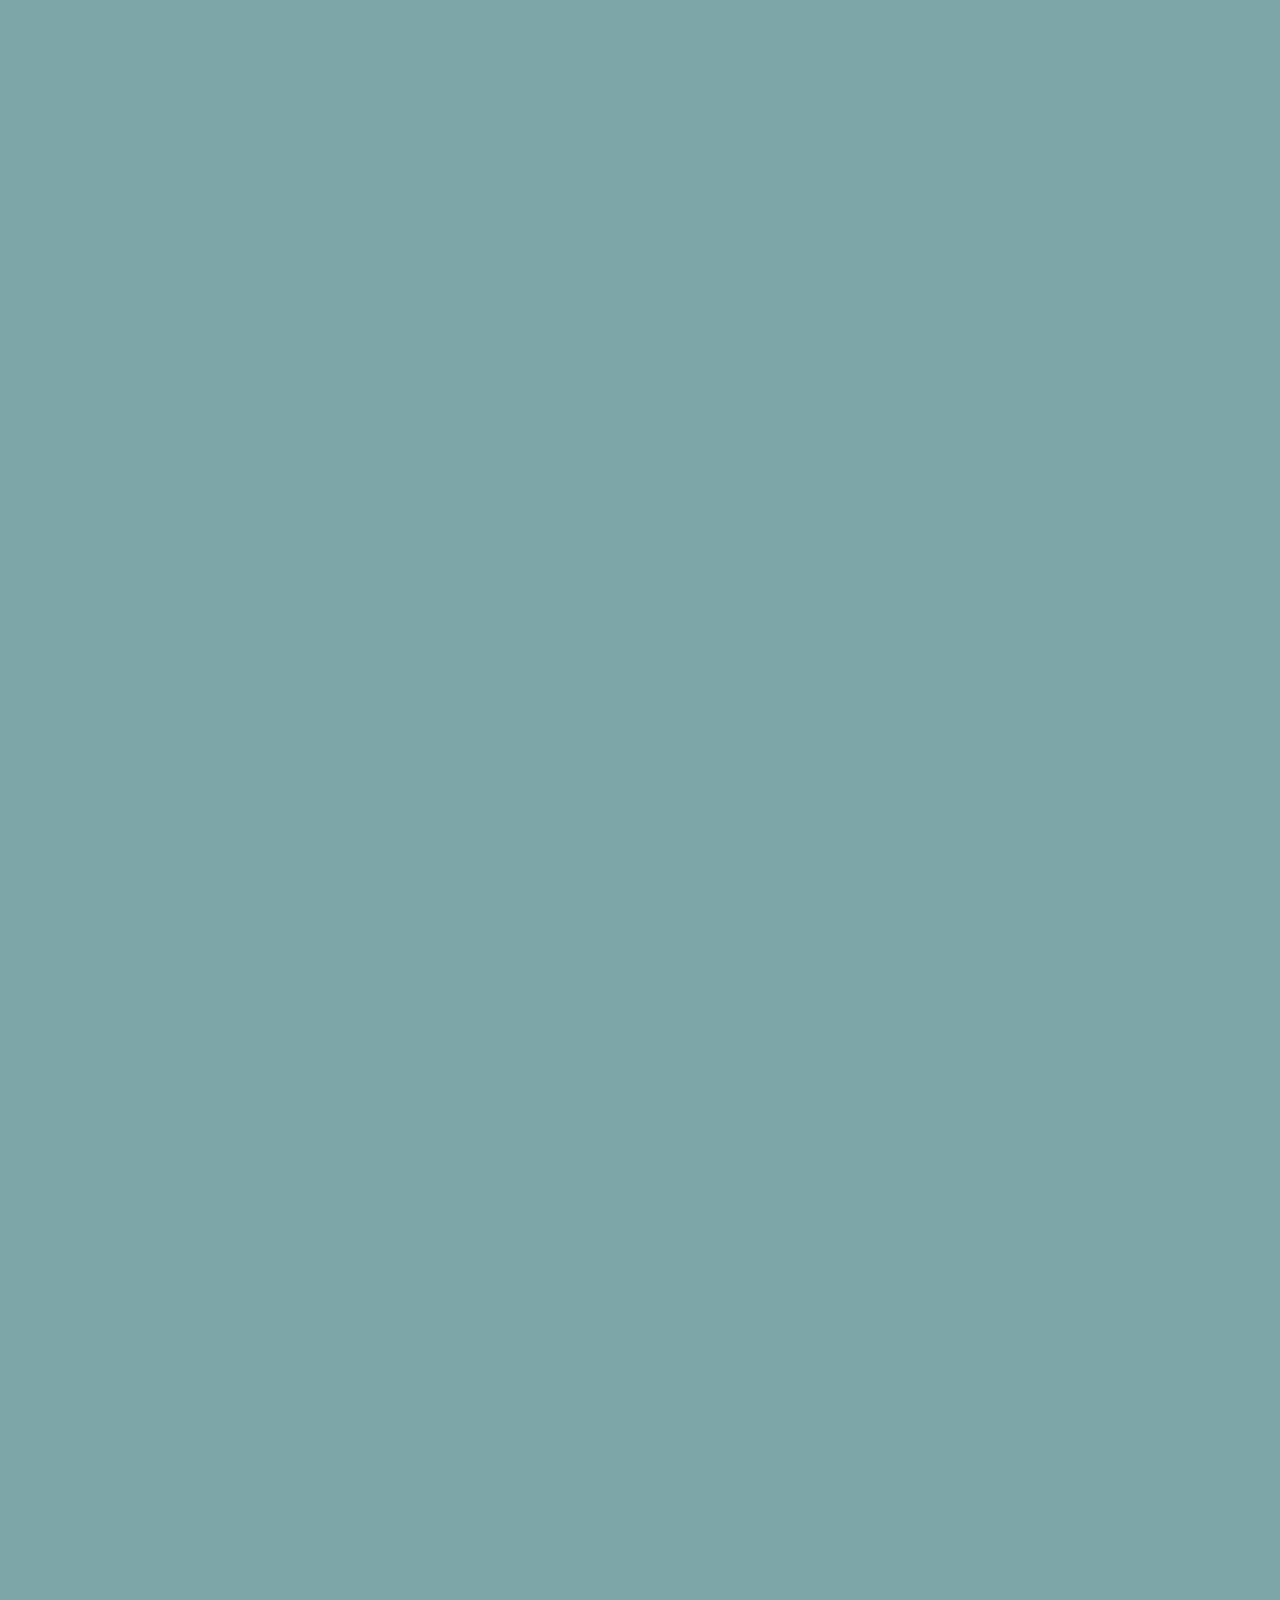
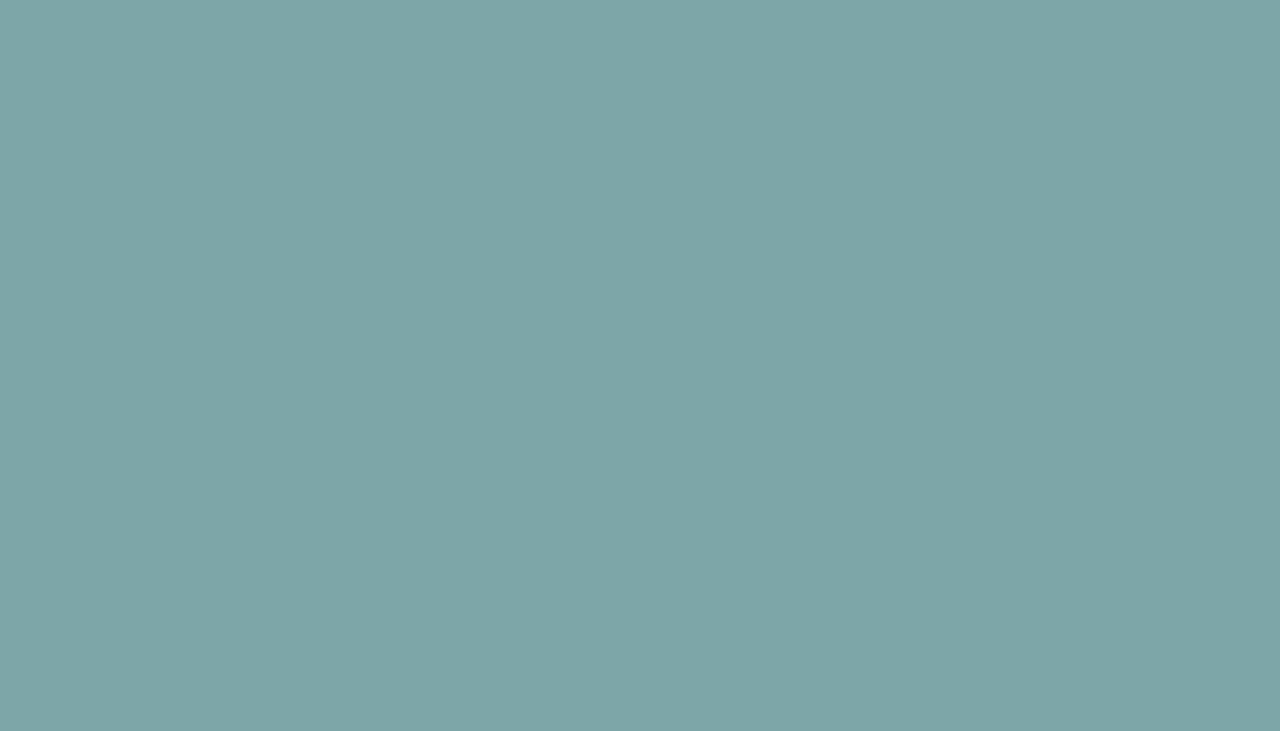
<file: youtubevideos.html>
<html lang="en">
<head>
    <meta charset="UTF-8">
    <meta name="viewport" content="width=device-width, initial-scale=1.0">
    <link rel="stylesheet" href="youtubevideos.css">
    <title>YouTube Videos</title>
</head>
<body>
    <div class="navbar">
        <div class="left">
          <img src="logo.jpeg" alt="homepagelogo" width="75px" height="50px">
          <span style="font-size: 28px;color: white;">ArtsCulture Hub</span>
        </div>
        <div class="right">
          <a href="index.html">Home</a>
          <a href="AboutUs.html">About Us</a>
          <a href="virtualGallery.html">Virtual Gallery</a>
          <a href="communityform.html">Artisan's Alley</a>
          <a href="youtubevideos.html">Resource and Educational Content</a>
          <a href="eventcalendar.html">Events Calendar</a>
          <div class="dropdown">
            <a href="#" class="dropbtn">SignUp/Login</a>
            <div class="dropdown-content">
              <a href="signup.html">SignUp</a>
              <a href="loginpage.html">Login</a>    
            </div>
          </div>
        </div>
      </div>
      
    <div id="header">
        <a href="index.html" class="back">&larr;</a>
        <a href=" " class="title">Resources and Educational Contents</a>
    </div>
    <div id="container">
        <div id="videos">
            <div class="heading-box"><h2>Arts</h2></div>
            <iframe id="art-video-1" width="1150" height="500" src="https://www.youtube.com/embed/1jjmOF1hQqI?si=07Y6XVz7jhqx-tUw" title="YouTube video player" frameborder="0" allowfullscreen></iframe>
            <iframe id="art-video-2" width="1150" height="500" src="https://www.youtube.com/embed/gT5zBXuKO3I?si=Y7SiZRCzTFUzQJ6G" title="YouTube video player" frameborder="0" allowfullscreen></iframe>
            <iframe id="art-video-3" width="1150" height="500" src="https://www.youtube.com/embed/98cIq6yJEo0?si=ADIM36TCdihfVmAs" title="YouTube video player" frameborder="0" allowfullscreen></iframe>
            <iframe id="art-video-4" width="1150" height="500" src="https://www.youtube.com/embed/q669WUQmxOI?si=j99snXvuu17DjNHM" title="YouTube video player" frameborder="0" allowfullscreen></iframe>
            <iframe id="art-video-5" width="1150" height="500" src="https://www.youtube.com/embed/7SWvlUd2at8?si=eG5IAgyP1euXCF9B" title="YouTube video player" frameborder="0" allowfullscreen></iframe>
            <div class="heading-box"><h2>Sculptures</h2></div>
            <iframe id="art-video-6" width="1150" height="500" src="https://www.youtube.com/embed/PbRX0JQ68EI?si=1OiNstSY-oMZeVsG" title="YouTube video player" frameborder="0" allowfullscreen></iframe>
            <iframe id="art-video-7" width="1150" height="500" src="https://www.youtube.com/embed/64bpcvDM4Ug?si=PrJmNBoIs2c78yOV" title="YouTube video player" frameborder="0" allowfullscreen></iframe>
            <iframe id="art-video-8" width="1150" height="500" src="https://www.youtube.com/embed/2UnGqKTfLT8?si=d4H6OSjo344NrsZ6" title="YouTube video player" frameborder="0" allowfullscreen></iframe>
            <iframe id="art-video-9" width="1150" height="500" src="https://www.youtube.com/embed/AXLWKybRjU8?si=gqjxtrkyX-YqfzTF" title="YouTube video player" frameborder="0" allowfullscreen></iframe>
            <iframe id="art-video-10" width="1150" height="500" src="https://www.youtube.com/embed/-SyuI72KR0c?si=-NShRe1dyR1SyFGx" title="YouTube video player" frameborder="0" allowfullscreen></iframe>
        </div>
        <div id="titles">
            <div class="heading-box"><h2>Arts</h2></div>
            <ul>
                <li><a href="https://www.youtube.com/watch?v=1jjmOF1hQqI?si=07Y6XVz7jhqx-tUw" target="_blank">Learn to draw from 0 to 100</a></li>
                <li><a href="https://www.youtube.com/watch?v=gT5zBXuKO3I?si=Y7SiZRCzTFUzQJ6G" target="_blank">How to draw face-Beginner level</a></li>
                <li><a href="https://www.youtube.com/watch?v=98cIq6yJEo0?si=ADIM36TCdihfVmAs" target="_blank">Loomis Method Portrait Drawings</a></li>
                <li><a href="https://www.youtube.com/watch?v=q669WUQmxOI?si=j99snXvuu17DjNHM" target="_blank">Text to Animation Videos</a></li>
                <li><a href="https://www.youtube.com/watch?v=7SWvlUd2at8?si=eG5IAgyP1euXCF9B" target="_blank">10 Easy drawings for kids</a></li>
            </ul>
            <div class="heading-box"><h2>Sculptures</h2></div>
            <ul>
                <li><a href="https://www.youtube.com/watch?v=PbRX0JQ68EI?si=1OiNstSY-oMZeVsG" target="_blank">Introduction to learning Sculptures</a></li>
                <li><a href="https://www.youtube.com/watch?v=64bpcvDM4Ug?si=PrJmNBoIs2c78yOV" target="_blank">Sculpting Timelapse- Head Modeling</a></li>
                <li><a href="https://www.youtube.com/watch?v=2UnGqKTfLT8?si=d4H6OSjo344NrsZ6" target="_blank">Sculpting Timelapse-Logan</a></li>
                <li><a href="https://www.youtube.com/watch?v=AXLWKybRjU8?si=gqjxtrkyX-YqfzTF" target="_blank">Make a female space with water based clay</a></li>
                <li><a href="https://www.youtube.com/watch?v=-SyuI72KR0c?si=-NShRe1dyR1SyFGx" target="_blank">Basic Techniques of Sculpture Painting</a></li>
            </ul>
        </div>
    </div>
</body>
</html>
</file>
<file: AboutUs.css>
* {
    margin: 0;
    padding: 0;
    box-sizing: border-box;
    font-size: 24px;
}

body {
    font-family: Arial, sans-serif;
    background-color: #7DA6A8;
    color: #fff;
}

.about-container {
    height: 400px;
    margin: 0 auto;
    padding-bottom: 10px;
}

.about-header {
    height: 300px;
    /* Adjust as needed */
    background-size: cover;
    background-position: center;
    display: flex;
    align-items: center;
    justify-content: center;

}

h2 {
    font-size: 40px;
    color: rgb(83, 81, 81);
}


.about-section {
    margin-top: 40px;
    margin-left: 20px;
    margin-right: 20px;
    background: #7DA6A8;
    box-shadow: 0 8px 32px 0 rgba(31, 38, 135, 0.37);
    backdrop-filter: blur(16.5px);
    -webkit-backdrop-filter: blur(16.5px);
    border-radius: 10px;
    border: 1px solid rgba(255, 255, 255, 0.18);
}

.about-section video {
    width: 100%;
}
.about-section p{
    text-align: justify;
    padding: 40px;
}
.navbar {
    display: flex;
    justify-content: space-between;
    align-items: center;
    background-color:  #7DA6A8;
    padding: 10px;
  }
  
  .navbar .left {
    display: flex;
    align-items: center;
  }
  
  .navbar .left img {
    margin-right: 10px;
  }
  
  .navbar .right {
    display: flex;
    align-items: center;
  }
  
  .navbar .right a {
    color: white;
    text-align: center;
    padding: 14px 16px;
    text-decoration: none;
    display: block;
    font-size: 18px; /* Reduced font size */
  }
  
  .navbar .right a:hover {
    background-color: #ddd;
    color: black;
  }
  
  .dropdown {
    position: relative;
    display: inline-block;
  }
  
  .dropdown .dropbtn {
    cursor: pointer;
  }
  
  .dropdown-content {
    display: none;
    position: absolute;
    background-color: #f9f9f9;
    min-width: 160px;
    box-shadow: 0px 8px 16px 0px rgba(0,0,0,0.2);
    z-index: 1;
  }
  
  .dropdown-content a {
    color: rgb(23, 166, 220);
    padding: 12px 16px;
    text-decoration: none;
    display: block;
  }
  
  .dropdown-content a:hover {
    background-color: #ddd;
  }
  
  .dropdown:hover .dropdown-content {
    display: block;
  }

.header-image img {
    width: 100%;
    height: auto;
}
</file>
<file: addtocart.css>
@import url('https://fonts.googleapis.com/css2?family=Nunito:wght@200;300;700&display=swap');

*{
  font-family: 'Nunito', sans-serif;
  margin:0; padding:0;
  box-sizing: border-box;
  outline: none; border:none;
  text-decoration: none;
  text-transform: capitalize;
}

.container{
  display: flex;
  align-items: center;
  justify-content: center;
  flex-flow: column;
  min-height: 100vh;
  padding:10px 7%;
  background: linear-gradient(90deg, #7DA6A8 100%, #eee 50.1%);
}

.container .product-container{
  display: flex;
  flex-wrap: wrap;
  gap:15px;
}

.container .product-container .product{
  flex:1 1 300px;
  padding:20px;
  border-radius: 5px;
  background:#fff;
  box-shadow: 0 5px 10px rgba(0,0,0,.3);
  text-align: center;
}

.container .product-container .product img{
  height: 180px;
}

.container .product-container .product h3{
  font-size: 25px;
  color:#666;
}

.container .product-container .product .amount{
  padding:10px 0;
  color:#7DA6A8;
  font-weight: bolder;
}

.container .product-container .product .amount .dollar{
  font-size: 20px;
}

.container .product-container .product .amount .price{
  font-size: 35px;
}

.container .product-container .product .btn{
  display: inline-block;
  border-radius: 50px;
  background:#333;
  font-size: 17px;
  color:#fff;
  padding:8px 50px;
  margin:8px 0;
  transition: .2s ease-out;
  font-weight: bolder;
}

.container .product-container .product .btn:hover{
  opacity: .8;
  letter-spacing: 2px;
}

.container .currency-toggler{
  margin:15px 0;
  display: flex;
  align-items: center;
  padding:20px;
  border-radius: 5px;
  background:#fff;
  box-shadow: 0 5px 10px rgba(0,0,0,.3);
}

.container .currency-toggler span{
  font-weight: bolder;
  color:#666;
  font-size: 20px;
}

.container .currency-toggler .toggler{
  margin:0 10px;
  height:50px;
  width:150px;
  border-radius: 50px;
  background:#7DA6A8;
  position: relative;
  cursor: pointer;
}

.container .currency-toggler .toggler::before{
  content: '';
  position: absolute;
  top:5px; left:7px;
  height:40px;
  width:40px;
  background:#fff;
  border-radius: 50%;
  transition: .2s ease-out;
}

.container .currency-toggler .toggler.active::before{
  left: calc(100% - 47px);
}
#cart-summary{
    background-color: #7DA6A8;
    color: white;

}
btn buy-now{
    background-color: #7DA6A8;
    color: white;
    border-radius: 20px;
}
</file>
<file: communityform.css>
/* General styles */
body {
    font-family: Arial, sans-serif;
    margin: 0;
    padding: 0;
    display: flex;
    flex-direction: column;
    height: 100vh;
}

/* Navbar styles */
.navbar {
    background-color: #7DA6A8;
    color: white;
    padding: 15px;
    display: flex;
    justify-content: space-between;
    align-items: center;
    position: fixed;
    width: 100%;
    top: 0;
    z-index: 1;
}

.navbar .left {
    display: flex;
    align-items: center;
}

.navbar .left img {
    margin-right: 10px;
}

.navbar .right a {
    color: white;
    text-decoration: none;
    margin: 0 10px;
    padding: 8px 15px;
    border-radius: 5px;
    transition: background-color 0.3s ease;
}

.navbar .right a:hover {
    background-color:#ddd;
}

.navbar .dropdown {
    position: relative;
    display: inline-block;
}

.navbar .dropdown-content {
    display: none;
    position: absolute;
    background-color: #f9f9f9;
    min-width: 160px;
    box-shadow: 0px 8px 16px 0px rgba(0,0,0,0.2);
    z-index: 1;
}

.navbar .dropdown-content a {
    color: #7DA6A8;
    padding: 12px 16px;
    text-decoration: none;
    display: block;
}

.navbar .dropdown-content a:hover {
    background-color: #f1f1f1;
}

.navbar .dropdown:hover .dropdown-content {
    display: block;
}

.navbar .dropdown:hover .dropbtn {
    background-color: #7DA6A8;
}

/* Container styles */
.container {
    display: flex;
    height: calc(100vh - 60px); /* Adjust height considering navbar height */
    margin-top: 60px; /* Add margin to avoid content behind navbar */
}

/* Sidebar styles */
.sidebar {
    width: 250px;
    background-color: #f4f4f4;
    padding: 20px;
    box-shadow: 2px 0 5px rgba(0,0,0,0.1);
}

.sidebar .logo h2 {
    margin: 0;
    text-align: center;
}

.sidebar .nav ul {
    list-style-type: none;
    padding: 0;
}

.sidebar .nav ul li {
    margin: 15px 0;
}

.sidebar .nav ul li a {
    text-decoration: none;
    color: #7DA6A8;
    display: block;
    padding: 10px;
    border-radius: 5px;
    transition: background-color 0.3s ease;
}

.sidebar .nav ul li a:hover {
    background-color: #ddd;
}

/* Main content styles */
.main-content {
    flex-grow: 1;
    padding: 20px;
    overflow-y: auto;
}

.chat-section {
    display: none;
}

.chat-section.active {
    display: block;
}

.chat-header {
    background-color:#7DA6A8;
    color: white;
    padding: 10px;
    border-radius: 5px 5px 0 0;
}

.chat-messages {
    background-color: #f9f9f9;
    padding: 10px;
    border: 1px solid #ddd;
    border-top: none;
    border-bottom: none;
    height: 300px;
    overflow-y: auto;
}

.chat-messages .message {
    margin-bottom: 10px;
}

.chat-input {
    display: flex;
    border: 1px solid #ddd;
    border-top: none;
    border-radius: 0 0 5px 5px;
}

.chat-input input {
    flex-grow: 1;
    padding: 10px;
    border: none;
    border-right: 1px solid #ddd;
    border-radius: 0 0 0 5px;
}

.chat-input button {
    padding: 10px;
    border: none;
    background-color: #7DA6A8;
    color: white;
    cursor: pointer;
    border-radius: 0 0 5px 0;
}

.chat-input button:hover {
    background-color: #7DA6A8;
}

.chat-image {
    max-width: 100%;
    height: auto;
    margin-top: 10px;
}

/* Profile section styles */
.profile-section {
    display: none;
}

.profile-section.active {
    display: block;
}

.profile-header {
    background-color: #7DA6A8;
    color: white;
    padding: 10px;
    border-radius: 5px 5px 0 0;
}

.profile-content {
    background-color: #f9f9f9;
    padding: 10px;
    border: 1px solid #ddd;
    border-top: none;
    border-radius: 0 0 5px 5px;
}

/* Media Queries */
@media (max-width: 768px) {
    .container {
        flex-direction: column;
    }

    .sidebar {
        width: 100%;
    }

    .main-content {
        padding: 10px;
    }
}
</file>
<file: eventcalendar.css>
:root {
  --primary-clr:#7DA6A8;
}
* {
  margin: 0;
  padding: 0;
  box-sizing: border-box;
  font-family: "Poppins", sans-serif;
 
}
/* nice scroll bar */
::-webkit-scrollbar {
  width: 5px;
}
::-webkit-scrollbar-track {
  background: #f5f5f5;
  border-radius: 50px;
}
::-webkit-scrollbar-thumb {
  background: var(--primary-clr);
  border-radius: 50px;
}
/******** Navbar css **************/
.navbar {
  margin: 0;
  width: 100%;
  display: flex;
  justify-content: space-between;
  align-items: center;
  background-color:  #7DA6A8;
  padding: 10px;
}

.navbar .left {
  display: flex;
  align-items: center;
}

.navbar .left img {
  margin-right: 10px;
}

.navbar .right {
  display: flex;
  align-items: center;
}

.navbar .right a {
  color: white;
  text-align: center;
  padding: 14px 16px;
  text-decoration: none;
  display: block;
  font-size: 18px; /* Reduced font size */
}

.navbar .right a:hover {
  background-color: #ddd;
  color: black;
}

.dropdown {
  position: relative;
  display: inline-block;
}

.dropdown .dropbtn {
  cursor: pointer;
}

.dropdown-content {
  display: none;
  position: absolute;
  background-color: #f9f9f9;
  min-width: 160px;
  box-shadow: 0px 8px 16px 0px rgba(0,0,0,0.2);
  z-index: 1;
}

.dropdown-content a {
  color: rgb(23, 166, 220);
  padding: 12px 16px;
  text-decoration: none;
  display: block;
}

.dropdown-content a:hover {
  background-color: #7DA6A8;
}

.dropdown:hover .dropdown-content {
  display: block;
}

body {
  position: relative;
  min-height: 100vh;
  display: flex;
  align-items: center;
  justify-content: center;
  padding-bottom: 30px;
  background-color: #7DA6A8;
}
.container {
  position: relative;
  margin-top: 20px;
  width: 70%;
  height: 50%;
  min-height: 70%;
  margin: 0 auto;
  padding: 5px;
  color: #fff;
  display: flex;

  border-radius: 10px;
  background-color: #373c4f;
}
.left {
  width: 60%;
  padding: 20px;
}
.calendar {
  position: relative;
  width: 100%;
  height: 100%;
  display: flex;
  flex-direction: column;
  flex-wrap: wrap;
  justify-content: space-between;
  color: #878895;
  border-radius: 5px;
  background-color: #fff;
}
/* set after behind the main element */
.calendar::before,
.calendar::after {
  content: "";
  position: absolute;
  top: 50%;
  left: 100%;
  width: 12px;
  height: 97%;
  border-radius: 0 5px 5px 0;
  background-color: #7DA6A8;
  transform: translateY(-50%);
}
.calendar::before {
  height: 94%;
  left: calc(100% + 12px);
  background-color: #a2d3d5;
}
.calendar .month {
  width: 100%;
  height: 150px;
  display: flex;
  align-items: center;
  justify-content: space-between;
  padding: 0 50px;
  font-size: 1.2rem;
  font-weight: 500;
  text-transform: capitalize;
}
.calendar .month .prev,
.calendar .month .next {
  cursor: pointer;
}
.calendar .month .prev:hover,
.calendar .month .next:hover {
  color: var(--primary-clr);
}
.event-container{
  display: flex;
  flex-direction: column;
}

.calendar .weekdays {
  width: 100%;
  height: 100px;
  display: flex;
  align-items: center;
  justify-content: space-between;
  padding: 0 20px;
  font-size: 1rem;
  font-weight: 500;
  text-transform: capitalize;
}
.weekdays div {
  width: 14.28%;
  height: 100%;
  display: flex;
  align-items: center;
  justify-content: center;
}
.calendar .days {
  width: 100%;
  display: flex;
  flex-wrap: wrap;
  justify-content: space-between;
  padding: 0 20px;
  font-size: 1rem;
  font-weight: 500;
  margin-bottom: 20px;
}
.calendar .days .day {
  width: 14.28%;
  height: 90px;
  display: flex;
  align-items: center;
  justify-content: center;
  cursor: pointer;
  color: var(--primary-clr);
  border: 1px solid #f5f5f5;
}
.calendar .days .day:nth-child(7n + 1) {
  border-left: 2px solid #f5f5f5;
}
.calendar .days .day:nth-child(7n) {
  border-right: 2px solid #f5f5f5;
}
.calendar .days .day:nth-child(-n + 7) {
  border-top: 2px solid #f5f5f5;
}
.calendar .days .day:nth-child(n + 29) {
  border-bottom: 2px solid #f5f5f5;
}

.calendar .days .day:not(.prev-date, .next-date):hover {
  color: #fff;
  background-color: var(--primary-clr);
}
.calendar .days .prev-date,
.calendar .days .next-date {
  color: #b3b3b3;
}
.calendar .days .active {
  position: relative;
  font-size: 2rem;
  color: #fff;
  background-color: var(--primary-clr);
}
.calendar .days .active::before {
  content: "";
  position: absolute;
  top: 0;
  left: 0;
  width: 100%;
  height: 100%;
  box-shadow: 0 0 10px 2px var(--primary-clr);
}
.calendar .days .today {
  font-size: 2rem;
}
.calendar .days .event {
  position: relative;
}
.calendar .days .event::after {
  content: "";
  position: absolute;
  bottom: 10%;
  left: 50%;
  width: 75%;
  height: 6px;
  border-radius: 30px;
  transform: translateX(-50%);
  background-color: var(--primary-clr);
}
.calendar .days .day:hover.event::after {
  background-color: #fff;
}
.calendar .days .active.event::after {
  background-color: #fff;
  bottom: 20%;
}
.calendar .days .active.event {
  padding-bottom: 10px;
}
.calendar .goto-today {
  width: 100%;
  height: 50px;
  display: flex;
  align-items: center;
  justify-content: space-between;
  gap: 5px;
  padding: 0 20px;
  margin-bottom: 20px;
  color: var(--primary-clr);
}
.calendar .goto-today .goto {
  display: flex;
  align-items: center;
  border-radius: 5px;
  overflow: hidden;
  border: 1px solid var(--primary-clr);
}
.calendar .goto-today .goto input {
  width: 100%;
  height: 30px;
  outline: none;
  border: none;
  border-radius: 5px;
  padding: 0 20px;
  color: var(--primary-clr);
  border-radius: 5px;
}
.calendar .goto-today button {
  padding: 5px 10px;
  border: 1px solid var(--primary-clr);
  border-radius: 5px;
  background-color: transparent;
  cursor: pointer;
  color: var(--primary-clr);
}
.calendar .goto-today button:hover {
  color: #fff;
  background-color: var(--primary-clr);
}
.calendar .goto-today .goto button {
  border: none;
  border-left: 1px solid var(--primary-clr);
  border-radius: 0;
}
.container .right {
  position: relative;
  width: 40%;
  min-height: 100%;
  padding: 20px 0;
}

.right .today-date {
  width: 100%;
  height: 50px;
  display: flex;
  flex-wrap: wrap;
  gap: 10px;
  align-items: center;
  justify-content: space-between;
  padding: 0 40px;
  padding-left: 70px;
  margin-top: 50px;
  margin-bottom: 20px;
  text-transform: capitalize;
}
.right .today-date .event-day {
  font-size: 2rem;
  font-weight: 500;
}
.right .today-date .event-date {
  font-size: 1rem;
  font-weight: 400;
  color: #878895;
}
.events {
  width: 100%;
  height: 100%;
  max-height: 600px;
  overflow-x: hidden;
  overflow-y: auto;
  display: flex;
  flex-direction: column;
  padding-left: 4px;
}
.events .event {
  position: relative;
  width: 95%;
  min-height: 70px;
  display: flex;
  justify-content: center;
  flex-direction: column;
  gap: 5px;
  padding: 0 20px;
  padding-left: 50px;
  color: #fff;
  background: linear-gradient(90deg, #3f4458, transparent);
  cursor: pointer;
}
/* even event */
.events .event:nth-child(even) {
  background: transparent;
}
.events .event:hover {
  background: linear-gradient(90deg, var(--primary-clr), transparent);
}
.events .event .title {
  display: flex;
  align-items: center;
  pointer-events: none;
}
.events .event .title .event-title {
  font-size: 1rem;
  font-weight: 400;
  margin-left: 20px;
}
.events .event i {
  color: var(--primary-clr);
  font-size: 0.5rem;
}
.events .event:hover i {
  color: #fff;
}
.events .event .event-time {
  font-size: 0.8rem;
  font-weight: 400;
  color: #878895;
  margin-left: 15px;
  pointer-events: none;
}
.events .event:hover .event-time {
  color: #fff;
}
/* add tick in event after */
.events .event::after {
  content: "✓";
  position: absolute;
  top: 50%;
  right: 0;
  font-size: 3rem;
  line-height: 1;
  display: none;
  align-items: center;
  justify-content: center;
  opacity: 0.3;
  color: var(--primary-clr);
  transform: translateY(-50%);
}
.events .event:hover::after {
  display: flex;
}
.add-event {
  position: absolute;
  bottom: 30px;
  right: 30px;
  width: 40px;
  height: 40px;
  display: flex;
  align-items: center;
  justify-content: center;
  font-size: 1rem;
  color: #878895;
  border: 2px solid #878895;
  opacity: 0.5;
  border-radius: 50%;
  background-color: transparent;
  cursor: pointer;
}
.add-event:hover {
  opacity: 1;
}
.add-event i {
  pointer-events: none;
  
 
}
.events .no-event {
  width: 100%;
  height: 100%;
  display: flex;
  align-items: center;
  justify-content: center;
  font-size: 1.5rem;
  font-weight: 500;
  color: #878f95;
}
.add-event-wrapper {
  position: absolute;
  bottom: 100px;
  left: 50%;
  width: 90%;
  max-height: 0;
  overflow: hidden;
  border-radius: 5px;
  background-color: #fff;
  transform: translateX(-50%);
  transition: max-height 0.5s ease;
}
.add-event-wrapper.active {
  max-height: 300px;
}
.add-event-header {
  width: 100%;
  height: 50px;
  display: flex;
  align-items: center;
  justify-content: space-between;
  padding: 0 20px;
  color: #7DA6A8;
  border-bottom: 1px solid #f5f5f5;
}
.add-event-header .close {
  font-size: 1.5rem;
  cursor: pointer;
}
.add-event-header .close:hover {
  color: var(--primary-clr);
}
.add-event-header .title {
  font-size: 1.2rem;
  font-weight: 500;
}
.add-event-body {
  width: 100%;
  height: 100%;
  display: flex;
  flex-direction: column;
  gap: 5px;
  padding: 20px;
}
.add-event-body .add-event-input {
  width: 100%;
  height: 40px;
  display: flex;
  align-items: center;
  justify-content: space-between;
  gap: 10px;
}
.add-event-body .add-event-input input {
  width: 100%;
  height: 100%;
  outline: none;
  border: none;
  border-bottom: 1px solid #f5f5f5;
  padding: 0 10px;
  font-size: 1rem;
  font-weight: 400;
  color: #6d7aaf;
}
.add-event-body .add-event-input input::placeholder {
  color: #a5a5a5;
  size: 30px;
}
.add-event-body .add-event-input input:focus {
  border-bottom: 1px solid var(--primary-clr);
}
.add-event-body .add-event-input input:focus::placeholder {
  color: var(--primary-clr);
}
.add-event-footer {
  display: flex;
  align-items: center;
  justify-content: center;
  padding: 20px;
}
.add-event-footer .add-event-btn {
  height: 40px;
  font-size: 1rem;
  font-weight: 500;
  outline: none;
  border: none;
  color: #fff;
  background-color: var(--primary-clr);
  border-radius: 5px;
  cursor: pointer;
  padding: 5px 10px;
  border: 1px solid var(--primary-clr);
}
.add-event-footer .add-event-btn:hover {
  background-color: transparent;
  color: var(--primary-clr);
}

/* media queries */

@media screen and (max-width: 1000px) {
  body {
    align-items: flex-start;
    justify-content: flex-start;
  }
  .container {
    min-height: 100vh;
    flex-direction: column;
    border-radius: 0;
  }
  .container .left {
    width: 100%;
    height: 100%;
    padding: 20px 0;
  }
  .container .right {
    width: 100%;
    height: 100%;
    padding: 20px 0;
  }
  .calendar::before,
  .calendar::after {
    top: 100%;
    left: 50%;
    width: 97%;
    height: 12px;
    border-radius: 0 0 5px 5px;
    transform: translateX(-50%);
  }
  .calendar::before {
    width: 94%;
    top: calc(100% + 12px);
  }
  .events {
    padding-bottom: 340px;
  }
  .add-event-wrapper {
    bottom: 100px;
  }
}
@media screen and (max-width: 500px) {
  .calendar .month {
    height: 75px;
  }
  .calendar .weekdays {
    height: 50px;
  }
  .calendar .days .day {
    height: 40px;
    font-size: 0.8rem;
  }
  .calendar .days .day.active,
  .calendar .days .day.today {
    font-size: 1rem;
  }
  .right .today-date {
    padding: 20px;
  }
}
</file>
<file: landingpage.css>
/*{
    margin: 0;
    padding: 0;
    box-sizing: border-box;
}

body{
    background: #eaeaea;
    overflow: hidden;
}

.container{
    position: absolute;
    top: 50%;
    left: 50%;
    transform: translate(-50%, -50%);
    width: 1000px;
    height: 600px;
    background: #f5f5f5;
    box-shadow: 0 30px 50px #dbdbdb;
}

.container .slide .item{
    width: 200px;
    height: 300px;
    position: absolute;
    top: 50%;
    transform: translate(0, -50%);
    border-radius: 20px;
    box-shadow: 0 30px 50px #505050;
    background-position: 50% 50%;
    background-size: cover;
    display: inline-block;
    transition: 0.5s;
}

.slide .item:nth-child(1),
.slide .item:nth-child(2){
    top: 0;
    left: 0;
    transform: translate(0, 0);
    border-radius: 0;
    width: 100%;
    height: 100%;
}


.slide .item:nth-child(3){
    left: 50%;
}
.slide .item:nth-child(4){
    left: calc(50% + 220px);
}
.slide .item:nth-child(5){
    left: calc(50% + 440px);
}


.slide .item:nth-child(n + 6){
    left: calc(50% + 660px);
    opacity: 0;
}



.item .content{
    position: absolute;
    top: 50%;
    left: 100px;
    width: 300px;
    text-align: left;
    color: #eee;
    transform: translate(0, -50%);
    font-family: system-ui;
    display: none;
}


.slide .item:nth-child(2) .content{
    display: block;
}


.content .name{
    font-size: 40px;
    text-transform: uppercase;
    font-weight: bold;
    opacity: 0;
    animation: animate 1s ease-in-out 1 forwards;
}

.content .des{
    margin-top: 10px;
    margin-bottom: 20px;
    opacity: 0;
    animation: animate 1s ease-in-out 0.3s 1 forwards;
}

.content button{
    padding: 10px 20px;
    border: none;
    cursor: pointer;
    opacity: 0;
    animation: animate 1s ease-in-out 0.6s 1 forwards;
}


@keyframes animate {
    from{
        opacity: 0;
        transform: translate(0, 100px);
        filter: blur(33px);
    }

    to{
        opacity: 1;
        transform: translate(0);
        filter: blur(0);
    }
}



.button{
    width: 100%;
    text-align: center;
    position: absolute;
    bottom: 20px;
}

.button button{
    width: 40px;
    height: 35px;
    border-radius: 8px;
    border: none;
    cursor: pointer;
    margin: 0 5px;
    border: 1px solid #000;
    transition: 0.3s;
}

.button button:hover{
    background: #ababab;
    color: #fff;
}
*/


*{
    margin: 0;
    padding: 0;
    box-sizing: border-box;

}
html, body {
    height: 100%;
    margin: 0;
    padding: 0;
    overflow: hidden;
}

body {
    background: #eaeaea;
}

.container {
    position: absolute;
    top: 0;
    left: 0;
    width: 100%;
    height: 100%;
    background: #f5f5f5;
}

.slide {
    position: relative;
    width: 100%;
    height: 100%;
    display: flex;
    align-items: center;
    justify-content: center;
}

.item {
    width: 100%;
    height: 100%;
    position: absolute;
    background-position: center;
    background-size: cover;
    display: none;
    transition: opacity 0.5s ease-in-out;
}

.item.active {
    display: block;
    opacity: 1;
}

.content {
    position: absolute;
    top: 50%;
    left: 50%;
    width: 300px;
    text-align: center;
    color: #ddd4d4;
    transform: translate(-50%, -50%);
    font-family: system-ui;
    display: none;
}

.item.active .content {
    display: block;
}

.content .name {
    font-size: 40px;
    text-transform: uppercase;
    font-weight: bold;
    opacity: 0;
    animation: animate 1s ease-in-out 1 forwards;
}

.content .des {
    margin-top: 10px;
    margin-bottom: 20px;
    opacity: 0;
    animation: animate 1s ease-in-out 0.3s 1 forwards;
}

.content button {
    padding: 10px 20px;
    border: none;
    cursor: pointer;
    opacity: 0;
    animation: animate 1s ease-in-out 0.6s 1 forwards;
}

@keyframes animate {
    from {
        opacity: 0;
        transform: translate(0, 100px);
        filter: blur(33px);
    }
    to {
        opacity: 1;
        transform: translate(0);
        filter: blur(0);
    }
}

.button {
    width: 100%;
    text-align: center;
    position: absolute;
    bottom: 20px;
}

.button button {
    width: 40px;
    height: 35px;
    border-radius: 8px;
    border: none;
    cursor: pointer;
    margin: 0 5px;
    border: 1px solid #000;
    transition: 0.3s;
}

.button button:hover {
    background: #ababab;
    color: #fff;
}
</file>
<file: login.css>
* {
    padding: 0;
    margin: 0;
    font-family: 'Times New Roman', Times, serif;
    color: white;
    box-sizing: border-box;
}

body, html {
    height: 100%;
    margin: 0;
}

.video-container {
    position: relative;
    width: 100%;
    height: 100%;
    overflow: hidden;
}

.video-bg {
    position: absolute;
    top: 50%;
    left: 50%;
    transform: translate(-50%, -50%);
    min-width: 100%;
    min-height: 100%;
    width: auto;
    height: auto;
    z-index: -1;
}

.overlay {
    position: absolute;
    top: 0;
    left: 0;
    width: 100%;
    height: 100%;
    background-color: rgba(0, 0, 0, 0.5);
    z-index: -1;
}

.container {
    position: relative;
    display: flex;
    justify-content: center;
    align-items: center;
    height: 100%;
    z-index: 1;
}

.login-box {
    width: 300px;
    padding: 20px;
    background-color: rgba(255, 255, 255, 0.2);
    border-radius: 10px;
    text-align: center;
}

.login-box h2 {
    margin-bottom: 20px;
}

.login-box form {
    display: flex;
    flex-direction: column;
    align-items: center;
}

.login-box label {
    width: 100%;
    margin-bottom: 15px;
}

.login-box input {
    width: 100%;
    padding: 10px;
    border: none;
    border-radius: 5px;
    margin-top: 5px;
    color: black;
}

button {
    background-color: #7DA6A8;
    color: white;
    padding: 10px;
    border: none;
    border-radius: 5px;
    cursor: pointer;
    transition: background-color 0.3s;
}

button:hover {
    background-color: darkgray;
}
</file>
<file: paymentpage.css>
* {
    margin: 0;
    padding: 0;
    box-sizing: border-box;
}

body {
    font-family: 'Segoe UI', Tahoma, Geneva, Verdana, sans-serif;
    background-color: #f0f4f8;
    color: #333;
    display: flex;
    justify-content: center;
    align-items: center;
    height: 100vh;
}

.payment-container {
    background-color: #fff;
    width: 100%;
    max-width: 500px;
    padding: 20px;
    box-shadow: 0 0 10px rgba(0, 0, 0, 0.1);
    border-radius: 8px;
}

.payment-header {
    text-align: center;
    margin-bottom: 20px;
}

.payment-header h1 {
    color:  #7DA6A8;
}

.payment-main {
    display: flex;
    flex-direction: column;
}

.payment-form .form-group {
    margin-bottom: 15px;
}

.payment-form label {
    display: block;
    margin-bottom: 5px;
    font-weight: bold;
    color:  #7DA6A8;
}

.payment-form input {
    width: 100%;
    padding: 10px;
    border: 1px solid #e1e1e1;
    border-radius: 5px;
    font-size: 14px;
}

.payment-form button {
    width: 100%;
    padding: 10px;
    border: none;
    background-color:  #7DA6A8;
    color: #fff;
    border-radius: 5px;
    cursor: pointer;
    font-size: 16px;
    transition: background-color 0.2s;
}

.payment-form button:hover {
    background-color: #1a9ab7;
}
</file>
<file: signup.css>
body, html {
    height: 100%;
    margin: 0;
    font-family: Arial, Helvetica, sans-serif;
}

.video-background {
    position: fixed;
    top: 0; /* Updated */
    left: 0; /* Updated */
    width: 100%;
    height: 100%; /* Updated */
    z-index: -1;
    overflow: hidden; /* Added */
}



#background-video {
    width: 100%; /* Updated */
    height: 200%; /* Updated */
    transform: translateY(-25%); /* Updated */
    object-fit: cover;
}

.signup-container {
    position: absolute;
    top: 50%;
    left: 50%;
    transform: translate(-50%, -50%);
    width: 400px;
    background-color:rgba(123, 109, 109, 0.452);;
    padding: 20px;
    border-radius: 10px;
    box-shadow:  0 8px 32px 0 rgba(201, 202, 220, 0.37);
    text-align: left;
    color: blue;
backdrop-filter: blur( 16.5px );
-webkit-backdrop-filter: blur( 16.5px );
border: 1px solid rgba( 255, 255, 255, 0.18 );
}

.signup-container h1 {
    margin-bottom: 20px;
}

.signup-container label {
    display: block;
    margin-top: 10px;
}

.signup-container input {
    width: 80%;
    padding: 10px;
    margin: 5px 0;
    border: 1px solid #ccc;
    border-radius: 5px;
}

.signup-container button {
    width: 50%;
    padding: 10px;
    background-color: #566f70;
    color: white;
    border: none;
    border-radius: 5px;
    cursor: pointer;
    margin-top: 20px;
    margin: 0 auto;
    display: block;
    
}

.signup-container button:hover {
    background-color:  #566f70;
}

.signup-container p {
    margin-top: 20px;
}

.signup-container a {
    color:rgb(23, 166, 220);
    text-decoration: none;
}

.signup-container a:hover {
    text-decoration: underline;
}
</file>
<file: virtualGallery.css>
body {
    margin: 0;
    padding: 0;
    background-color: #7DA6A8;
    color: white;
    font-family: 'Times New Roman', Times, serif;
}

.navbar {
    display: flex;
    justify-content: space-between;
    align-items: center;
    background-color: #7DA6A8;
    padding: 10px;
    position: fixed;
    top: 0;
    width: 100%;
    z-index: 1000;
}

.navbar .left {
    display: flex;
    align-items: center;
}

.navbar .left img {
    margin-right: 10px;
}

.navbar .right {
    display: flex;
    align-items: center;
}

.navbar .right a {
    color: white;
    text-align: center;
    padding: 14px 16px;
    text-decoration: none;
    display: block;
    font-size: 18px; /* Reduced font size */
}

.navbar .right a:hover {
    background-color: #ddd;
    color: black;
}

.dropdown {
    position: relative;
    display: inline-block;
}

.dropdown .dropbtn {
    cursor: pointer;
    font-size: 18px; /* Reduced font size */
}

.dropdown-content {
    display: none;
    position: absolute;
    background-color: #f9f9f9;
    min-width: 160px;
    box-shadow: 0px 8px 16px 0px rgba(0, 0, 0, 0.2);
    z-index: 1;
}

.dropdown-content a {
    color: rgb(23, 166, 220);
    padding: 12px 16px;
    text-decoration: none;
    display: block;
}

.dropdown-content a:hover {
    background-color: #ddd;
}

.dropdown:hover .dropdown-content {
    display: block;
}

.content {
    margin-top: 80px; /* Adjust margin to prevent overlap with navbar */
    padding: 20px;
    background-attachment: fixed;
    
}

h1 {
    text-align: center;
    font-size: 50px; /* Adjusted font size for better visibility */
    margin: 20px 0;
}

.artist-container,
.artist-container2 {
    display: flex;
    align-items: center;
    justify-content: left;
    font-size: 30px;
    white-space: nowrap;
    margin-top: 50px; /* Adjust margin-top to ensure it is not overlapped by the fixed navbar */
    border-bottom: 2px solid white;
    padding: 10px 20px;
    background-color: rgba(255, 255, 255, 0.1);
    box-shadow: 0 4px 8px rgba(0, 0, 0, 0.2);
    border-radius: 10px;
}

.artist-label {
    margin-right: 10px; /* Adjust the space between the label and name as needed */
    font-weight: bold;
}

.image-container {
    display: flex;
    flex-wrap: wrap;
    justify-content: center;
    gap: 30px;
    margin: 20px;
}

.image-box {
    width: 400px;
    height: 400px;
    background-repeat: no-repeat;
    background-size: cover;
    background-position: center;
    display: inline-block;
    margin-bottom: 20px;
    border: 5px solid white;
    box-shadow: 0 8px 16px rgba(0, 0, 0, 0.3);
    transition: transform 0.3s, box-shadow 0.3s;
    border-radius: 15px;
}

.image-box:hover {
    transform: scale(1.05);
    box-shadow: 0 12px 24px rgba(0, 0, 0, 0.4);
}
</file>
<file: youtubevideos.css>
* {
    margin: 0;
    padding: 0;
    background-color: #7DA6A8;
    font-family: 'Times New Roman', Times, serif;
    color: white;
    text-decoration: none;
}
/*********** Navbar *****************/
.navbar {
    display: flex;
    justify-content: space-between;
    align-items: center;
    background-color:  #7DA6A8;
    padding: 10px;
  }
  
  .navbar .left {
    display: flex;
    align-items: center;
  }
  
  .navbar .left img {
    margin-right: 10px;
  }
  
  .navbar .right {
    display: flex;
    align-items: center;
  }
  
  .navbar .right a {
    color: white;
    text-align: center;
    padding: 14px 16px;
    text-decoration: none;
    display: block;
    font-size: 18px; /* Reduced font size */
  }
  
  .navbar .right a:hover {
    background-color: #ddd;
    color: black;
  }
  
  .dropdown {
    position: relative;
    display: inline-block;
  }
  
  .dropdown .dropbtn {
    cursor: pointer;
  }
  
  .dropdown-content {
    display: none;
    position: absolute;
    background-color: #f9f9f9;
    min-width: 160px;
    box-shadow: 0px 8px 16px 0px rgba(0,0,0,0.2);
    z-index: 1;
  }
  
  .dropdown-content a {
    color: rgb(23, 166, 220);
    padding: 12px 16px;
    text-decoration: none;
    display: block;
  }
  
  .dropdown-content a:hover {
    background-color: #ddd;
  }
  
  .dropdown:hover .dropdown-content {
    display: block;
  }
  /***************** End *****************/

.header-image img {
    width: 100%;
    height: auto;
}


#header {
    display: flex;
    justify-content: center;
    align-items: center;
    background-color:  #566f70;
    padding: 20px;
    position: relative;
}

.back {
    position: absolute;
    left: 20px;
    text-align: center;
    color: white;
    background-color:  #566f70;
    font-size: 36px;
}

.title {
    text-align: center;
    color: white;
    font-size: 24px;
    background-color: #566f70;
}

html, body {
    width: 100%;
    height: 100%;
}

#container {
    display: flex;
    justify-content: space-between;
    padding: 20px;
}

#videos {
    flex: 2;
    display: flex;
    flex-direction: column;
    gap: 20px;
}

#titles {
    flex: 1;
    padding-left:20px;
    top: 150px;
    position: fixed;
    right: 20px

}

.heading-box {
    background-color:  #566f70;
    padding: 10px;
    margin-bottom: 10px;  
  
}

#titles h2 {
    margin-bottom: 10px;
}

#titles ul {
    list-style: none;
    margin-bottom: 20px;
}

#titles ul li {
    margin-bottom: 5px;
}
</file>
